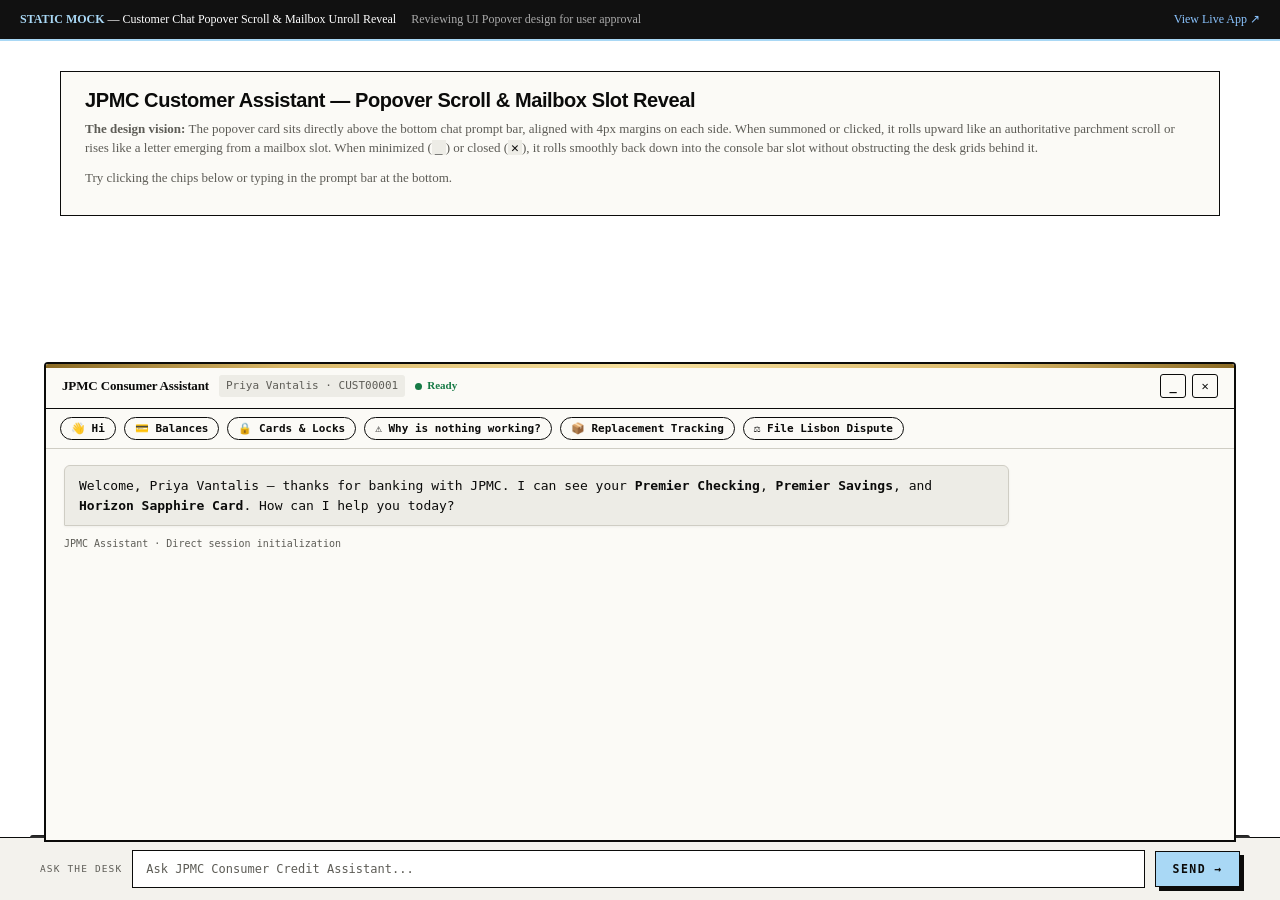
<file: frontend/static/mock/chat_popover_mock.html>
<!DOCTYPE html>
<html lang="en">
<head>
  <meta charset="UTF-8">
  <meta name="viewport" content="width=device-width, initial-scale=1.0">
  <title>JPMC CCB — Customer Chat Popover Scroll Mock</title>
  <link rel="stylesheet" href="../css/styles.css?v=20260925a">
  <style>
    body {
      background: var(--bg);
      color: var(--ink);
      font-family: var(--sans);
      margin: 0;
      padding: 0 0 120px 0;
      min-height: 100vh;
    }

    .mock-banner {
      background: #111;
      color: #fff;
      padding: 10px 20px;
      font-size: 12px;
      display: flex;
      justify-content: space-between;
      align-items: center;
      border-bottom: 2px solid var(--lime);
    }
    .mock-banner b { color: var(--lime); }
    .mock-banner a { color: #8bc4ff; text-decoration: none; margin-left: 14px; }

    .mock-container {
      max-width: 1200px;
      margin: 30px auto;
      padding: 0 20px;
    }

    .mock-intro {
      background: var(--card);
      border: 1px solid var(--line);
      padding: 18px 24px;
      margin-bottom: 24px;
      box-shadow: 2px 2px 0 var(--shadow);
    }
    .mock-intro h1 {
      margin: 0 0 8px 0;
      font-size: 20px;
      letter-spacing: -0.02em;
    }
    .mock-intro p {
      margin: 0 0 10px 0;
      font-size: 13px;
      line-height: 1.5;
      color: var(--muted);
    }

    /* ===== THE CHAT SCROLL POPOVER ===== */
    .chat-popover-wrap {
      position: fixed;
      bottom: 58px;
      left: 50%;
      transform: translateX(-50%);
      width: calc(100% - 40px);
      max-width: 1200px;
      z-index: 950;
      display: flex;
      flex-direction: column;
      pointer-events: none;
    }
    .chat-popover-wrap.is-open {
      pointer-events: auto;
    }

    /* The Scroll Roller / Mailbox Envelope */
    .scroll-card {
      background: var(--card);
      border: 2px solid var(--ink);
      box-shadow: 0 -12px 36px rgba(0, 0, 0, 0.18), 4px 4px 0 var(--shadow);
      display: flex;
      flex-direction: column;
      height: 480px;
      max-height: calc(100vh - 120px);
      transform-origin: bottom center;
      transition: transform 0.35s cubic-bezier(0.16, 1, 0.3, 1), opacity 0.25s ease, height 0.35s ease;
      opacity: 0;
      transform: translateY(24px) scaleY(0.08);
      overflow: hidden;
      margin: 0 4px; /* leaves ~4px margin on both sides matching prompt box */
      position: relative;
    }

    /* Scroll caps simulating wooden/brass scroll roller cylinder */
    .scroll-card::before {
      content: "";
      position: absolute;
      top: 0;
      left: 0;
      right: 0;
      height: 4px;
      background: linear-gradient(90deg, #8a6a24, #d9b86a 20%, #f7e1a0 50%, #d9b86a 80%, #8a6a24);
      z-index: 10;
    }

    .chat-popover-wrap.is-open .scroll-card {
      opacity: 1;
      transform: translateY(0) scaleY(1);
    }

    .chat-popover-wrap.is-minimized .scroll-card {
      height: 42px;
      opacity: 1;
      transform: translateY(0) scaleY(1);
    }

    /* Header Bar */
    .scroll-header {
      background: var(--card);
      border-bottom: 1px solid var(--line);
      padding: 10px 16px;
      display: flex;
      align-items: center;
      justify-content: space-between;
      gap: 12px;
      user-select: none;
    }
    .sh-left {
      display: flex;
      align-items: center;
      gap: 10px;
    }
    .sh-title {
      font-weight: 700;
      font-size: 13px;
      letter-spacing: -0.01em;
    }
    .sh-cust {
      font-size: 11px;
      color: var(--muted);
      background: var(--rail);
      padding: 2px 7px;
      border-radius: 3px;
      font-family: var(--mono);
    }
    .sh-status {
      display: inline-flex;
      align-items: center;
      gap: 5px;
      font-size: 11px;
      color: var(--good);
      font-weight: 600;
    }
    .sh-dot {
      width: 7px;
      height: 7px;
      border-radius: 50%;
      background: var(--good);
      display: inline-block;
    }
    .sh-controls {
      display: flex;
      align-items: center;
      gap: 6px;
    }
    .sh-btn {
      background: transparent;
      border: 1px solid var(--line);
      color: var(--ink);
      width: 26px;
      height: 24px;
      display: inline-flex;
      align-items: center;
      justify-content: center;
      font-family: var(--mono);
      font-size: 12px;
      font-weight: 700;
      cursor: pointer;
      border-radius: 3px;
      transition: background 0.15s, border-color 0.15s;
    }
    .sh-btn:hover {
      background: var(--rail);
      border-color: var(--ink);
    }
    .sh-btn:focus-visible {
      outline: 2px solid var(--ink);
      outline-offset: 1px;
    }

    /* Action Chips Strip */
    .scroll-chips {
      background: var(--bg);
      border-bottom: 1px solid var(--hair);
      padding: 8px 14px;
      display: flex;
      gap: 8px;
      overflow-x: auto;
      white-space: nowrap;
    }
    .sc-chip {
      background: var(--card);
      border: 1px solid var(--line);
      color: var(--ink);
      padding: 4px 10px;
      font-size: 11px;
      font-weight: 600;
      cursor: pointer;
      border-radius: 12px;
      transition: background 0.15s, transform 0.1s;
      flex: none;
    }
    .sc-chip:hover {
      background: var(--ink);
      color: #fff;
      transform: translateY(-1px);
    }

    /* Conversation Scroll Stream */
    .scroll-stream {
      flex: 1;
      overflow-y: auto;
      padding: 16px 18px;
      display: flex;
      flex-direction: column;
      gap: 14px;
      background: var(--card);
    }

    .msg {
      display: flex;
      flex-direction: column;
      max-width: 82%;
      animation: msgPop 0.25s cubic-bezier(0.16, 1, 0.3, 1);
    }
    @keyframes msgPop {
      from { opacity: 0; transform: translateY(6px); }
      to { opacity: 1; transform: translateY(0); }
    }
    .msg.user {
      align-self: flex-end;
      align-items: flex-end;
    }
    .msg.bot {
      align-self: flex-start;
      align-items: flex-start;
    }

    .msg-bubble {
      padding: 10px 14px;
      border-radius: 6px;
      font-size: 13px;
      line-height: 1.5;
    }
    .msg.user .msg-bubble {
      background: #0f4c81;
      color: #fff;
      border-bottom-right-radius: 1px;
    }
    .msg.bot .msg-bubble {
      background: var(--rail);
      color: var(--ink);
      border: 1px solid var(--hair);
      border-bottom-left-radius: 1px;
    }

    .msg-meta {
      font-size: 10px;
      color: var(--muted);
      margin-top: 4px;
      font-family: var(--mono);
    }

    /* Structured Assistant Payload Cards */
    .card-payload {
      margin-top: 8px;
      background: #fff;
      border: 1px solid var(--line);
      border-radius: 4px;
      padding: 10px 14px;
      font-size: 12px;
      width: 100%;
      box-sizing: border-box;
      box-shadow: 1px 1px 0 rgba(0,0,0,0.06);
    }
    .card-payload .cp-title {
      font-weight: 700;
      color: var(--ink);
      margin-bottom: 6px;
      display: flex;
      justify-content: space-between;
    }
    .cp-row {
      display: flex;
      justify-content: space-between;
      padding: 3px 0;
      border-bottom: 1px solid #f0f0f0;
    }
    .cp-row:last-child { border-bottom: none; }
    .cp-k { color: var(--muted); }
    .cp-v { font-weight: 600; }
    .cp-badge {
      display: inline-block;
      padding: 1px 6px;
      font-size: 10px;
      font-weight: 700;
      border-radius: 3px;
      text-transform: uppercase;
    }
    .cp-badge.ok { background: #e6f6ec; color: #0a6634; }
    .cp-badge.frz { background: #feecef; color: #a41b2e; }

    /* Typing Dots */
    .typing-dots {
      display: inline-flex;
      align-items: center;
      gap: 4px;
      padding: 4px 8px;
    }
    .dot-pulse {
      width: 6px;
      height: 6px;
      background: var(--muted);
      border-radius: 50%;
      animation: pulse 1s infinite alternate;
    }
    .dot-pulse:nth-child(2) { animation-delay: 0.2s; }
    .dot-pulse:nth-child(3) { animation-delay: 0.4s; }
    @keyframes pulse { from { opacity: 0.3; transform: scale(0.8); } to { opacity: 1; transform: scale(1.1); } }

    /* Mailbox slot lip on console */
    .console-in {
      position: relative;
    }
    .mailbox-slot-lip {
      position: absolute;
      top: -3px;
      left: 10px;
      right: 10px;
      height: 3px;
      background: #333;
      border-radius: 3px 3px 0 0;
      box-shadow: inset 0 1px 2px rgba(0,0,0,0.5);
    }
  </style>
</head>
<body>

<div class="mock-banner">
  <div>
    <b>STATIC MOCK</b> — Customer Chat Popover Scroll & Mailbox Unroll Reveal
    <span style="color:#aaa;margin-left:12px;">Reviewing UI Popover design for user approval</span>
  </div>
  <div>
    <a href="/" target="_blank">View Live App ↗</a>
  </div>
</div>

<div class="mock-container">
  <div class="mock-intro">
    <h1>JPMC Customer Assistant — Popover Scroll & Mailbox Slot Reveal</h1>
    <p>
      <b>The design vision:</b> The popover card sits directly above the bottom chat prompt bar, aligned with 4px margins on each side. When summoned or clicked, it rolls upward like an authoritative parchment scroll or rises like a letter emerging from a mailbox slot. When minimized (<code>_</code>) or closed (<code>✕</code>), it rolls smoothly back down into the console bar slot without obstructing the desk grids behind it.
    </p>
    <p>
      Try clicking the chips below or typing in the prompt bar at the bottom.
    </p>
  </div>
</div>

<!-- ============ THE CHAT POPOVER SCROLL ============ -->
<div class="chat-popover-wrap is-open" id="chatPopover">
  <div class="scroll-card" id="scrollCard">
    <div class="scroll-header">
      <div class="sh-left">
        <span class="sh-title">JPMC Consumer Assistant</span>
        <span class="sh-cust" id="popoverCustomerBadge">Priya Vantalis · CUST00001</span>
        <span class="sh-status"><span class="sh-dot"></span> Ready</span>
      </div>
      <div class="sh-controls">
        <button type="button" class="sh-btn" id="btnMinPopover" title="Minimize scroll into prompt slot" aria-label="Minimize">_</button>
        <button type="button" class="sh-btn" id="btnClosePopover" title="Close scroll card" aria-label="Close">✕</button>
      </div>
    </div>

    <!-- Quick Action Chips -->
    <div class="scroll-chips" id="scrollChips">
      <button type="button" class="sc-chip" data-q="hi">👋 Hi</button>
      <button type="button" class="sc-chip" data-q="What are my accounts and balances?">💳 Balances</button>
      <button type="button" class="sc-chip" data-q="What cards do I have and which are locked?">🔒 Cards & Locks</button>
      <button type="button" class="sc-chip" data-q="Why is nothing working on my account?">⚠️ Why is nothing working?</button>
      <button type="button" class="sc-chip" data-q="What is the tracking status of my replacement card?">📦 Replacement Tracking</button>
      <button type="button" class="sc-chip" data-q="I lost my wallet in Lisbon, file a dispute and provisional credit">⚖️ File Lisbon Dispute</button>
    </div>

    <!-- Live Conversation Stream -->
    <div class="scroll-stream" id="scrollStream">
      <div class="msg bot">
        <div class="msg-bubble">
          Welcome, Priya Vantalis — thanks for banking with JPMC. I can see your <b>Premier Checking</b>, <b>Premier Savings</b>, and <b>Horizon Sapphire Card</b>. How can I help you today?
        </div>
        <div class="msg-meta">JPMC Assistant · Direct session initialization</div>
      </div>
    </div>
  </div>
</div>

<!-- ============ BOTTOM CONSOLE WITH MAILBOX LIP ============ -->
<div class="console">
  <div class="console-in">
    <div class="mailbox-slot-lip"></div>
    <span class="hintk">Ask the desk</span>
    <input type="text" id="mockInput" placeholder="Ask JPMC Consumer Credit Assistant..." aria-label="Ask the fraud desk">
    <button type="button" class="cta" id="btnMockSend">Send →</button>
  </div>
</div>

<script>
  const wrap = document.getElementById("chatPopover");
  const stream = document.getElementById("scrollStream");
  const input = document.getElementById("mockInput");
  const btnSend = document.getElementById("btnMockSend");
  const btnMin = document.getElementById("btnMinPopover");
  const btnClose = document.getElementById("btnClosePopover");

  let isMinimized = false;

  function openPopover() {
    wrap.classList.add("is-open");
    wrap.classList.remove("is-minimized");
    isMinimized = false;
    btnMin.textContent = "_";
  }

  function minimizePopover() {
    isMinimized = !isMinimized;
    wrap.classList.toggle("is-minimized", isMinimized);
    btnMin.textContent = isMinimized ? "▴" : "_";
  }

  function closePopover() {
    wrap.classList.remove("is-open");
    wrap.classList.remove("is-minimized");
    isMinimized = false;
  }

  btnMin.addEventListener("click", minimizePopover);
  btnClose.addEventListener("click", closePopover);

  function appendUserMsg(text) {
    const div = document.createElement("div");
    div.className = "msg user";
    div.innerHTML = `<div class="msg-bubble">${escapeHtml(text)}</div><div class="msg-meta">You · Just now</div>`;
    stream.appendChild(div);
    stream.scrollTop = stream.scrollHeight;
  }

  function appendBotMsg(html, meta) {
    const div = document.createElement("div");
    div.className = "msg bot";
    div.innerHTML = `<div class="msg-bubble">${html}</div><div class="msg-meta">${meta || "JPMC Assistant · live"}</div>`;
    stream.appendChild(div);
    stream.scrollTop = stream.scrollHeight;
  }

  function escapeHtml(s) {
    return String(s).replace(/&/g, "&amp;").replace(/</g, "&lt;").replace(/>/g, "&gt;");
  }

  const RESPONSES = {
    "hi": {
      text: "Welcome, Priya Vantalis — thanks for banking with JPMC. I can see your <b>Premier Checking</b> ($37,501.85), <b>Premier Savings</b> ($50,366.76), and <b>Horizon Sapphire Card</b> ($21,830.00 available credit). How can I assist you with your accounts, cards, or recent activity?",
      meta: "Fast greeting · Golden 01 & 13"
    },
    "balances": {
      text: `Here are your current account balances:
        <div class="card-payload">
          <div class="cp-title"><span>Deposit & Credit Balances</span><span class="cp-badge ok">Active</span></div>
          <div class="cp-row"><span class="cp-k">Premier Checking (ACCT000001)</span><span class="cp-v">$37,501.85</span></div>
          <div class="cp-row"><span class="cp-k">Premier Savings (ACCT000002)</span><span class="cp-v">$50,366.76</span></div>
          <div class="cp-row"><span class="cp-k">Horizon Sapphire Card (ACCT000003)</span><span class="cp-v">Limit $29,500 · Avail $21,830</span></div>
        </div>`,
      meta: "Golden Query 13 (accounts_and_balances)"
    },
    "cards": {
      text: `You have 5 cards on file across your accounts:
        <div class="card-payload">
          <div class="cp-title"><span>Card Inventory & Restriction Status</span></div>
          <div class="cp-row"><span class="cp-k">CARD00005 (Virtual · 2758)</span><span class="cp-v"><span class="cp-badge ok">Active</span> Apple Pay</span></div>
          <div class="cp-row"><span class="cp-k">CARD00003 (Credit · 9013)</span><span class="cp-v"><span class="cp-badge" style="background:#fff3cd;color:#856404;">Pending Activation</span></span></div>
          <div class="cp-row"><span class="cp-k">CARD00002 (Credit · 0513)</span><span class="cp-v"><span class="cp-badge frz">Frozen</span> Suspected Fraud Travel</span></div>
          <div class="cp-row"><span class="cp-k">CARD00004 (Debit · 6420)</span><span class="cp-v"><span class="cp-badge frz">Frozen</span> Suspected Fraud Travel</span></div>
          <div class="cp-row"><span class="cp-k">CARD00001 (Credit · 0931)</span><span class="cp-v"><span class="cp-badge" style="background:#e2e3e5;color:#383d41;">Replaced</span> Replaced by 0513</span></div>
        </div>`,
      meta: "Golden Query 14 (cards_and_wallets)"
    },
    "tracking": {
      text: `Your replacement card tracking history shows:
        <div class="card-payload">
          <div class="cp-title"><span>Tracking # TRK0000201</span><span class="cp-badge ok">Delivered</span></div>
          <div class="cp-row"><span class="cp-k">Carrier</span><span class="cp-v">GlobalPost Express</span></div>
          <div class="cp-row"><span class="cp-k">Destination</span><span class="cp-v">Temporary Address · Lisbon, Portugal</span></div>
          <div class="cp-row"><span class="cp-k">Status</span><span class="cp-v">Delivered on 2026-09-09</span></div>
          <div class="cp-row"><span class="cp-k">Card</span><span class="cp-v">Replacement CARD00003 (ending 9013)</span></div>
        </div>
        Your physical replacement card arrived in Lisbon. It is currently awaiting activation.`,
      meta: "Golden Query 17 (card_replacement_tracking)"
    },
    "why": {
      text: `Here is the full picture of why transactions were declining:
        <ol style="margin:8px 0;padding-left:18px;line-height:1.5;">
          <li><b>Sep 2:</b> Your physical cards (ending 0513 and 6420) were frozen by Fraud Monitoring after simultaneous card present activity in Lisbon and a remote login attempt.</li>
          <li><b>Sep 2:</b> An immediate virtual card (ending 2758) was provisioned for your Apple Pay so you could continue spending in Lisbon.</li>
          <li><b>Sep 5:</b> You called customer service regarding a declined charge; that call ended before step-up verification was completed, so the security flags remained on file.</li>
          <li><b>Sep 9:</b> A physical replacement card (ending 9013) was delivered to your Lisbon hotel, but it has not been activated yet.</li>
        </ol>
        Your active Apple Pay card ending in 2758 remains available. Would you like to activate card 9013 or request an unblock review?`,
      meta: "Consolidated Causal Explanation · Zero-question synthesis"
    },
    "dispute": {
      text: `I've coordinated with our <b>Dispute Specialist Agent (09)</b> to review the Lisbon charges:
        <div class="card-payload">
          <div class="cp-title"><span>Dispute Staging & Policy Evaluation</span><span class="cp-badge ok">Staged</span></div>
          <div class="cp-row"><span class="cp-k">Debit Charge (CARD00004)</span><span class="cp-v">Taberna Do Monte · $15.11</span></div>
          <div class="cp-row"><span class="cp-k">Regulation Path</span><span class="cp-v">Regulation E (10 business-day provisional credit)</span></div>
          <div class="cp-row"><span class="cp-k">Credit Charge (CARD00002)</span><span class="cp-v">Pastéis de Belém · $32.40</span></div>
          <div class="cp-row"><span class="cp-k">Regulation Path</span><span class="cp-v">Regulation Z (Payment withholding permitted)</span></div>
          <div class="cp-row"><span class="cp-k">Statutory Deadline</span><span class="cp-v">Within 60-day filing window (Day 19 of 60)</span></div>
          <div class="cp-row"><span class="cp-k">Provisional Credit</span><span class="cp-v">$15.11 staged for release on Sep 23</span></div>
        </div>
        I have staged the dispute filing and filed an action item on the Action Board for audit review.`,
      meta: "Dispute Specialist Agent (09) · Reg E & Reg Z Glossary Precondition Checked"
    }
  };

  function handleQuery(q) {
    if (!q) return;
    openPopover();
    appendUserMsg(q);

    // Show temporary typing indicator
    const typingId = "typing-" + Date.now();
    const typingDiv = document.createElement("div");
    typingDiv.className = "msg bot";
    typingDiv.id = typingId;
    typingDiv.innerHTML = `<div class="msg-bubble"><span class="typing-dots"><span class="dot-pulse"></span><span class="dot-pulse"></span><span class="dot-pulse"></span></span></div>`;
    stream.appendChild(typingDiv);
    stream.scrollTop = stream.scrollHeight;

    setTimeout(() => {
      const el = document.getElementById(typingId);
      if (el) el.remove();

      const lower = q.toLowerCase();
      let match = RESPONSES["hi"];
      if (lower.includes("balance") || lower.includes("account") || lower.includes("money")) match = RESPONSES["balances"];
      else if (lower.includes("card") || lower.includes("lock") || lower.includes("wallet")) match = RESPONSES["cards"];
      else if (lower.includes("track") || lower.includes("ship") || lower.includes("replac")) match = RESPONSES["tracking"];
      else if (lower.includes("why") || lower.includes("nothing working")) match = RESPONSES["why"];
      else if (lower.includes("dispute") || lower.includes("credit") || lower.includes("stolen") || lower.includes("thief")) match = RESPONSES["dispute"];

      appendBotMsg(match.text, match.meta);
    }, 600);
  }

  btnSend.addEventListener("click", () => {
    const q = input.value.trim() || input.placeholder;
    input.value = "";
    handleQuery(q);
  });

  input.addEventListener("keydown", (e) => {
    if (e.key === "Enter") {
      e.preventDefault();
      const q = input.value.trim() || input.placeholder;
      input.value = "";
      handleQuery(q);
    }
  });

  document.querySelectorAll(".sc-chip").forEach(chip => {
    chip.addEventListener("click", () => {
      handleQuery(chip.getAttribute("data-q"));
    });
  });
</script>

</body>
</html>
</file>
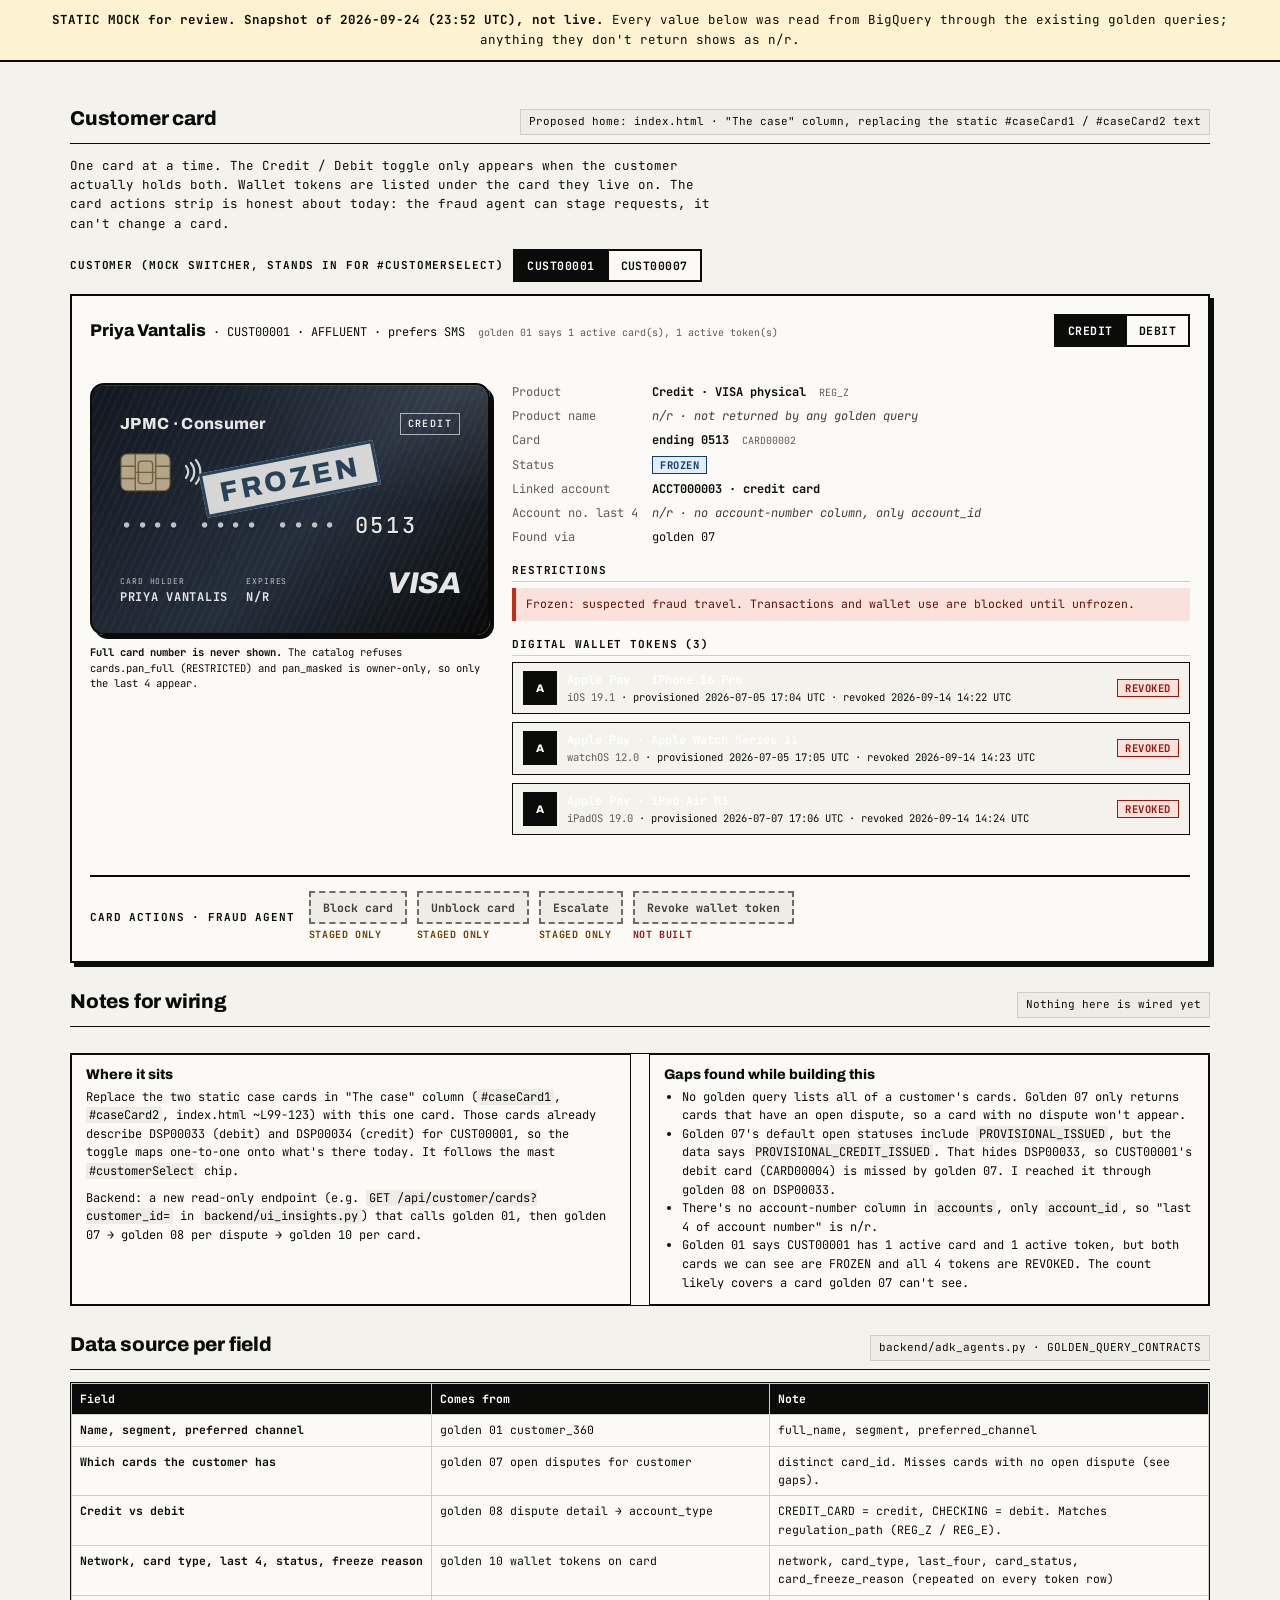
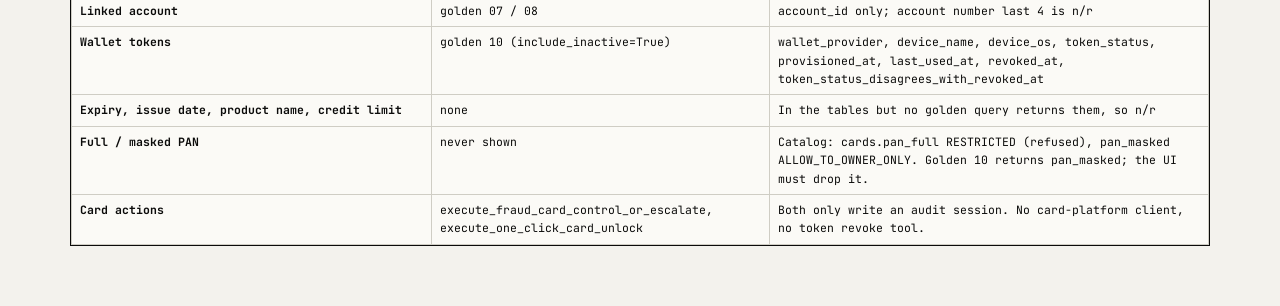
<file: frontend/static/mock/customer_card_mock.html>
<!DOCTYPE html>
<html lang="en">
<head>
<meta charset="utf-8">
<meta name="viewport" content="width=device-width, initial-scale=1">
<title>Mock for review: customer card</title>
<link rel="preconnect" href="https://fonts.googleapis.com">
<link rel="preconnect" href="https://fonts.gstatic.com" crossorigin>
<link rel="stylesheet" href="https://fonts.googleapis.com/css2?family=Archivo:wght@600;700;800&family=JetBrains+Mono:wght@400;500;700&display=swap">
<link rel="stylesheet" href="../css/styles.css?v=20260924f">
<style>
  /* Mock-only styles. Text/background pairs are dark-on-light or white-on-dark only,
     because light-blue or white text on cream was hard to read before. */
  html, body { overflow-x: hidden; }
  .mock-banner {
    background: var(--warn-bg); color: var(--ink);
    border-bottom: 2px solid var(--line);
    font-family: var(--mono); font-size: 12.5px; font-weight: 700;
    padding: 10px 20px; text-align: center;
  }
  .mock-banner span { font-weight: 400; }
  .wrap { max-width: 1180px; margin: 0 auto; padding: 18px 20px 60px; }
  .sec-head {
    display: flex; align-items: baseline; justify-content: space-between;
    gap: 12px; flex-wrap: wrap;
    margin: 28px 0 12px; padding-bottom: 8px; border-bottom: 1px solid var(--line);
  }
  .sec-head h2 { font-family: var(--display); font-weight: 800; font-size: 20px; margin: 0; letter-spacing: -0.01em; }
  .where { font-size: 11px; color: var(--ink); background: var(--rail); border: 1px solid var(--hair); padding: 3px 8px; }
  .intro { max-width: 80ch; font-size: 12.5px; margin: 8px 0 0; line-height: 1.55; }

  /* Segmented controls: customer switcher and credit/debit toggle. */
  .seg-ctl { display: inline-flex; border: 2px solid var(--line); background: var(--card); }
  .seg-ctl button {
    font: 700 11.5px var(--mono); letter-spacing: .04em; text-transform: uppercase;
    background: var(--card); color: var(--ink); border: 0; padding: 7px 12px; cursor: pointer;
  }
  .seg-ctl button + button { border-left: 2px solid var(--line); }
  .seg-ctl button[aria-selected="true"] { background: var(--ink); color: #fff; }
  .seg-ctl button:focus-visible { outline: 3px solid var(--lime-deep); outline-offset: 2px; }

  .cc-shell {
    display: grid; grid-template-columns: minmax(0, 400px) minmax(0, 1fr); gap: 22px;
    background: var(--card); border: 2px solid var(--line); box-shadow: 4px 4px 0 var(--line);
    padding: 18px;
  }
  @media (max-width: 860px) { .cc-shell { grid-template-columns: minmax(0, 1fr); } }
  .cc-top { display: flex; justify-content: space-between; align-items: center; gap: 10px; flex-wrap: wrap; margin-bottom: 14px; grid-column: 1 / -1; }
  .cc-who { font-size: 12px; }
  .cc-who b { font-family: var(--display); font-size: 17px; font-weight: 800; }

  /* ---------- The card face ----------
     Real ISO/IEC 7810 ID-1 proportions (85.60 x 53.98 mm). This is the one place
     the page breaks the zero-radius rule, on purpose: a square-cornered bank card reads as fake. */
  .face {
    position: relative; width: 100%; aspect-ratio: 85.6 / 53.98;
    border-radius: 14px !important; overflow: hidden; color: #fff;
    padding: 6.5% 7%; display: flex; flex-direction: column; justify-content: space-between;
    box-shadow: 0 1px 0 rgba(255,255,255,.12) inset, 4px 4px 0 var(--line);
    border: 2px solid var(--line);
    font-family: var(--mono);
  }
  .face.credit { background:
      radial-gradient(120% 90% at 100% 0%, rgba(255,255,255,.10), transparent 55%),
      repeating-linear-gradient(115deg, rgba(255,255,255,.035) 0 2px, transparent 2px 7px),
      linear-gradient(135deg, #0d1b2e 0%, #1b3556 55%, #0b0b0a 100%); }
  .face.debit { background:
      radial-gradient(120% 90% at 100% 0%, rgba(255,255,255,.12), transparent 55%),
      repeating-linear-gradient(115deg, rgba(255,255,255,.04) 0 2px, transparent 2px 7px),
      linear-gradient(135deg, #3d2406 0%, #6e3f10 55%, #2a1804 100%); }
  .face.muted { filter: grayscale(.55) brightness(.9); }
  .face-row { display: flex; justify-content: space-between; align-items: center; }
  .face .bank { font-family: var(--display); font-weight: 800; font-size: clamp(12px, 3.4vw, 16px); letter-spacing: .02em; }
  .face .kind { font-size: 10px; font-weight: 700; letter-spacing: .14em; text-transform: uppercase; border: 1px solid rgba(255,255,255,.7); padding: 2px 7px; }
  .chip-svg { width: 15%; min-width: 38px; }
  .contactless { width: 7%; min-width: 18px; opacity: .9; }
  .face .pan { font-size: clamp(15px, 4.6vw, 22px); letter-spacing: .12em; font-weight: 500; text-shadow: 0 1px 0 rgba(0,0,0,.5); white-space: nowrap; }
  .face .pan .dots { opacity: .8; }
  .face .meta { display: flex; gap: 18px; font-size: 9px; letter-spacing: .1em; text-transform: uppercase; }
  .face .meta small { display: block; opacity: .8; font-size: 8px; }
  .face .meta b { font-size: 12px; letter-spacing: .06em; font-weight: 700; }
  .face .network { font-family: var(--display); font-style: italic; font-weight: 800; font-size: clamp(20px, 6vw, 30px); letter-spacing: -.02em; }
  .stamp {
    position: absolute; top: 38%; left: 50%; transform: translate(-50%, -50%) rotate(-11deg);
    font: 800 clamp(18px, 5.4vw, 28px) var(--display); letter-spacing: .12em;
    padding: 4px 14px; border: 3px solid currentColor; background: rgba(251,250,246,.94);
    border-radius: 0 !important; pointer-events: none;
  }
  .stamp.FROZEN { color: #0f4f86; }
  .stamp.CLOSED, .stamp.LOST, .stamp.STOLEN { color: var(--bad); }
  .stamp.REISSUED { color: #6b3f00; }
  .pan-note { font-size: 10.5px; margin: 10px 0 0; line-height: 1.45; color: var(--ink); }
  .pan-note b { font-weight: 700; }

  /* ---------- Detail side ---------- */
  .kv2 { display: grid; grid-template-columns: max-content minmax(0, 1fr); gap: 5px 14px; margin: 0; font-size: 12px; }
  .kv2 dt { color: var(--muted); }
  .kv2 dd { margin: 0; font-weight: 700; overflow-wrap: anywhere; }
  .src { font-weight: 400; font-size: 10px; color: var(--muted); margin-left: 6px; }
  .nr { color: #3f3e39; font-weight: 400; font-style: italic; }
  .badge { display: inline-block; font: 700 10.5px var(--mono); letter-spacing: .05em; padding: 1px 7px; border: 1px solid currentColor; }
  .b-ok { background: #e2f2e8; color: #0d5530; }
  .b-amb { background: #fdf0cf; color: #6b3f00; }
  .b-no { background: #fbe1dc; color: #8f1a0d; }
  .b-frz { background: #e3edf7; color: #0b3f6b; }
  .sub-h { font: 700 11px var(--mono); letter-spacing: .08em; text-transform: uppercase; margin: 16px 0 6px; padding-bottom: 4px; border-bottom: 1px solid var(--hair); }
  .restrict { border-left: 4px solid var(--bad); background: #fbe1dc; color: #5c1008; padding: 7px 10px; font-size: 11.5px; }
  .none-line { font-size: 11.5px; color: var(--ink); }

  .tokens { display: grid; gap: 8px; }
  .tok { display: grid; grid-template-columns: 34px minmax(0, 1fr) auto; gap: 10px; align-items: center; border: 1px solid var(--line); background: var(--paper); padding: 8px 10px; }
  .tok .ico { width: 34px; height: 34px; display: grid; place-items: center; background: var(--ink); color: #fff; font: 800 11px var(--display); }
  .tok .dev { font-weight: 700; font-size: 12px; }
  .tok .ln { font-size: 10.5px; color: var(--ink); line-height: 1.45; overflow-wrap: anywhere; }
  .tok .ln span { color: var(--muted); }
  .disagree { font-size: 10.5px; margin-top: 8px; padding: 6px 9px; background: var(--warn-bg); border: 1px solid var(--pink); color: var(--ink); }

  /* ---------- Card actions ---------- */
  .actions { display: flex; flex-wrap: wrap; gap: 10px; align-items: flex-start; margin-top: 18px; padding-top: 14px; border-top: 2px solid var(--line); grid-column: 1 / -1; }
  .actions .lbl { font: 700 11px var(--mono); letter-spacing: .08em; text-transform: uppercase; align-self: center; margin-right: 4px; }
  .act { position: relative; display: inline-flex; flex-direction: column; gap: 3px; }
  .act button {
    font: 700 11.5px var(--mono); padding: 7px 12px; cursor: not-allowed;
    background: var(--rail); color: #3f3e39; border: 2px dashed #6d6c66;
  }
  .act button:focus-visible { outline: 3px solid var(--lime-deep); outline-offset: 2px; }
  .act .why { font-size: 10px; font-weight: 700; text-transform: uppercase; letter-spacing: .06em; }
  .act .why.staged { color: #6b3f00; }
  .act .why.nb { color: #8f1a0d; }
  .tip {
    position: absolute; top: calc(100% + 6px); left: 0; z-index: 5;
    width: max-content; max-width: min(300px, calc(100vw - 40px));
    background: var(--ink); color: #fff; font-size: 11px; line-height: 1.45;
    padding: 8px 10px; border: 1px solid var(--line); box-shadow: 4px 4px 0 var(--pink);
    visibility: hidden; opacity: 0; transition: opacity .12s;
  }
  .tip.flip { left: auto; right: 0; }
  .act:hover .tip, .act:focus-within .tip { visibility: visible; opacity: 1; }
  .tip code { color: #f7e6d4; }

  /* ---------- Notes and source table ---------- */
  .notes { display: grid; grid-template-columns: minmax(0, 1fr) minmax(0, 1fr); gap: 18px; }
  @media (max-width: 860px) { .notes { grid-template-columns: minmax(0, 1fr); } }
  .note-box { background: var(--card); border: 1px solid var(--line); padding: 12px 14px; font-size: 12px; line-height: 1.55; }
  .note-box h3 { font: 800 14px var(--display); margin: 0 0 6px; }
  .note-box code { background: var(--rail); padding: 0 3px; }
  .srcmap { width: 100%; border-collapse: collapse; font-size: 11.5px; background: var(--card); }
  .srcmap th, .srcmap td { border: 1px solid var(--hair); padding: 6px 8px; text-align: left; vertical-align: top; }
  .srcmap th { background: var(--ink); color: #fff; font-weight: 700; }
  .srcmap td:first-child { font-weight: 700; white-space: nowrap; }
  .tbl-wrap { overflow-x: auto; border: 1px solid var(--line); }
</style>
</head>
<body>
<div class="mock-banner">STATIC MOCK for review. Snapshot of 2026-09-24 (23:52 UTC), not live. <span>Every value below was read from BigQuery through the existing golden queries; anything they don't return shows as n/r.</span></div>

<div class="wrap">
  <div class="sec-head">
    <h2>Customer card</h2>
    <span class="where">Proposed home: index.html · "The case" column, replacing the static #caseCard1 / #caseCard2 text</span>
  </div>
  <p class="intro">One card at a time. The Credit / Debit toggle only appears when the customer actually holds both. Wallet tokens are listed under the card they live on. The card actions strip is honest about today: the fraud agent can stage requests, it can't change a card.</p>

  <div style="margin:16px 0 12px; display:flex; gap:10px; align-items:center; flex-wrap:wrap;">
    <span style="font-size:11px; font-weight:700; text-transform:uppercase; letter-spacing:.08em;">Customer (mock switcher, stands in for #customerSelect)</span>
    <div class="seg-ctl" role="tablist" aria-label="Customer" id="custTabs"></div>
  </div>

  <section class="cc-shell" id="ccShell" aria-live="polite"></section>

  <div class="sec-head"><h2>Notes for wiring</h2><span class="where">Nothing here is wired yet</span></div>
  <div class="notes">
    <div class="note-box">
      <h3>Where it sits</h3>
      <p style="margin:0 0 8px;">Replace the two static case cards in "The case" column (<code>#caseCard1</code>, <code>#caseCard2</code>, index.html ~L99-123) with this one card. Those cards already describe DSP00033 (debit) and DSP00034 (credit) for CUST00001, so the toggle maps one-to-one onto what's there today. It follows the mast <code>#customerSelect</code> chip.</p>
      <p style="margin:0;">Backend: a new read-only endpoint (e.g. <code>GET /api/customer/cards?customer_id=</code> in <code>backend/ui_insights.py</code>) that calls golden 01, then golden 07 → golden 08 per dispute → golden 10 per card.</p>
    </div>
    <div class="note-box">
      <h3>Gaps found while building this</h3>
      <ul style="margin:0; padding-left:18px;">
        <li>No golden query lists all of a customer's cards. Golden 07 only returns cards that have an open dispute, so a card with no dispute won't appear.</li>
        <li>Golden 07's default open statuses include <code>PROVISIONAL_ISSUED</code>, but the data says <code>PROVISIONAL_CREDIT_ISSUED</code>. That hides DSP00033, so CUST00001's debit card (CARD00004) is missed by golden 07. I reached it through golden 08 on DSP00033.</li>
        <li>There's no account-number column in <code>accounts</code>, only <code>account_id</code>, so "last 4 of account number" is n/r.</li>
        <li>Golden 01 says CUST00001 has 1 active card and 1 active token, but both cards we can see are FROZEN and all 4 tokens are REVOKED. The count likely covers a card golden 07 can't see.</li>
      </ul>
    </div>
  </div>

  <div class="sec-head"><h2>Data source per field</h2><span class="where">backend/adk_agents.py · GOLDEN_QUERY_CONTRACTS</span></div>
  <div class="tbl-wrap">
    <table class="srcmap">
      <thead><tr><th>Field</th><th>Comes from</th><th>Note</th></tr></thead>
      <tbody>
        <tr><td>Name, segment, preferred channel</td><td>golden 01 customer_360</td><td>full_name, segment, preferred_channel</td></tr>
        <tr><td>Which cards the customer has</td><td>golden 07 open disputes for customer</td><td>distinct card_id. Misses cards with no open dispute (see gaps).</td></tr>
        <tr><td>Credit vs debit</td><td>golden 08 dispute detail → account_type</td><td>CREDIT_CARD = credit, CHECKING = debit. Matches regulation_path (REG_Z / REG_E).</td></tr>
        <tr><td>Network, card type, last 4, status, freeze reason</td><td>golden 10 wallet tokens on card</td><td>network, card_type, last_four, card_status, card_freeze_reason (repeated on every token row)</td></tr>
        <tr><td>Linked account</td><td>golden 07 / 08</td><td>account_id only; account number last 4 is n/r</td></tr>
        <tr><td>Wallet tokens</td><td>golden 10 (include_inactive=True)</td><td>wallet_provider, device_name, device_os, token_status, provisioned_at, last_used_at, revoked_at, token_status_disagrees_with_revoked_at</td></tr>
        <tr><td>Expiry, issue date, product name, credit limit</td><td>none</td><td>In the tables but no golden query returns them, so n/r</td></tr>
        <tr><td>Full / masked PAN</td><td>never shown</td><td>Catalog: cards.pan_full RESTRICTED (refused), pan_masked ALLOW_TO_OWNER_ONLY. Golden 10 returns pan_masked; the UI must drop it.</td></tr>
        <tr><td>Card actions</td><td>execute_fraud_card_control_or_escalate, execute_one_click_card_unlock</td><td>Both only write an audit session. No card-platform client, no token revoke tool.</td></tr>
      </tbody>
    </table>
  </div>
</div>

<script>
  // One-time snapshot, 2026-09-24T23:52:23Z. Copied from golden 01/07/08/10 output
  // (scratch/card_snapshot.json + card_snapshot_extra.json). pan_masked deliberately left out.
  const SNAPSHOT = {
    CUST00001: {
      name: "Priya Vantalis", segment: "AFFLUENT", channel: "SMS",
      c360: { open_accounts: 3, active_cards: 1, active_tokens: 1 },
      cards: {
        credit: {
          card_id: "CARD00002", last_four: "0513", network: "VISA", card_type: "PHYSICAL",
          status: "FROZEN", freeze_reason: "SUSPECTED_FRAUD_TRAVEL",
          account_id: "ACCT000003", account_type: "CREDIT_CARD", regulation: "REG_Z",
          found_via: "golden 07",
          tokens: [
            { provider: "APPLE_PAY", device: "iPhone 16 Pro", os: "iOS 19.1", status: "REVOKED", provisioned: "2026-07-05T17:04:22Z", last_used: "2026-09-13T09:31:08Z", revoked: "2026-09-14T14:22:00Z", disagrees: false },
            { provider: "APPLE_PAY", device: "Apple Watch Series 11", os: "watchOS 12.0", status: "REVOKED", provisioned: "2026-07-05T17:05:22Z", last_used: "2026-09-12T10:31:08Z", revoked: "2026-09-14T14:23:00Z", disagrees: false },
            { provider: "APPLE_PAY", device: "iPad Air M3", os: "iPadOS 19.0", status: "REVOKED", provisioned: "2026-07-07T17:06:22Z", last_used: "2026-09-08T11:31:08Z", revoked: "2026-09-14T14:24:00Z", disagrees: false },
          ],
        },
        debit: {
          card_id: "CARD00004", last_four: "6420", network: "VISA", card_type: "PHYSICAL",
          status: "FROZEN", freeze_reason: "SUSPECTED_FRAUD_TRAVEL",
          account_id: "ACCT000001", account_type: "CHECKING", regulation: "REG_E",
          found_via: "golden 08 on DSP00033 (golden 07 misses it)",
          tokens: [
            { provider: "APPLE_PAY", device: "iPhone 16 Pro", os: "iOS 19.1", status: "REVOKED", provisioned: "2026-07-05T17:07:22Z", last_used: "2026-09-13T12:31:08Z", revoked: "2026-09-14T14:25:00Z", disagrees: false },
          ],
        },
      },
    },
    CUST00007: {
      name: "Saoirse Blackwater", segment: "MASS", channel: "EMAIL",
      c360: { open_accounts: 2, active_cards: 2, active_tokens: 3 },
      cards: {
        credit: {
          card_id: "CARD00018", last_four: "1787", network: "VISA", card_type: "PHYSICAL",
          status: "ACTIVE", freeze_reason: null,
          account_id: "ACCT000016", account_type: "CREDIT_CARD", regulation: "REG_Z",
          found_via: "golden 07",
          tokens: [
            { provider: "SAMSUNG_PAY", device: "Galaxy Tab S11", os: "Android 17", status: "ACTIVE", provisioned: "2026-07-12T13:36:27Z", last_used: "2026-09-05T10:20:19Z", revoked: null, disagrees: false },
            { provider: "SAMSUNG_PAY", device: "Galaxy S26 Ultra", os: "Android 17", status: "ACTIVE", provisioned: "2026-06-23T15:45:13Z", last_used: "2026-07-26T12:41:59Z", revoked: null, disagrees: false },
          ],
        },
        debit: {
          card_id: "CARD00019", last_four: "4327", network: "VISA", card_type: "PHYSICAL",
          status: "ACTIVE", freeze_reason: null,
          account_id: "ACCT000015", account_type: "CHECKING", regulation: "REG_E",
          found_via: "golden 07",
          tokens: [
            { provider: "SAMSUNG_PAY", device: "Galaxy Watch 8", os: "Wear OS 6", status: "ACTIVE", provisioned: "2026-07-07T11:09:03Z", last_used: "2026-08-13T18:25:16Z", revoked: null, disagrees: false },
          ],
        },
      },
    },
  };

  const PROVIDER = { APPLE_PAY: ["Apple Pay", "A"], GOOGLE_PAY: ["Google Pay", "G"], SAMSUNG_PAY: ["Samsung Pay", "S"] };
  const TOKEN_BADGE = { ACTIVE: "b-ok", SUSPENDED: "b-amb", REVOKED: "b-no", DELETED: "b-no" };
  const CARD_BADGE = { ACTIVE: "b-ok", FROZEN: "b-frz", CLOSED: "b-no", REISSUED: "b-amb" };
  const NR = (why) => `<span class="nr">n/r · ${why}</span>`;

  const state = { customer: "CUST00001", product: "credit" };

  const esc = (s) => String(s).replace(/[&<>"]/g, (c) => ({ "&": "&amp;", "<": "&lt;", ">": "&gt;", '"': "&quot;" }[c]));
  const when = (iso) => (iso ? iso.slice(0, 16).replace("T", " ") + " UTC" : null);
  const human = (code) => code.toLowerCase().replace(/_/g, " ");

  const CHIP = `<svg class="chip-svg" viewBox="0 0 50 38" aria-hidden="true">
    <rect x="1" y="1" width="48" height="36" rx="6" fill="#d9b86a" stroke="#8a6a24"/>
    <path d="M1 13h14M1 25h14M35 13h14M35 25h14M15 1v36M35 1v36M15 19h20" stroke="#8a6a24" stroke-width="1.4" fill="none"/>
    <rect x="18" y="8" width="14" height="22" rx="3" fill="none" stroke="#8a6a24" stroke-width="1.4"/></svg>`;
  const WAVES = `<svg class="contactless" viewBox="0 0 24 28" aria-hidden="true" fill="none" stroke="#fff" stroke-width="2.2" stroke-linecap="round">
    <path d="M5 8c3 4 3 8 0 12"/><path d="M10 5c4.5 5.5 4.5 12.5 0 18"/><path d="M15 2c6 7 6 17 0 24"/></svg>`;

  function renderCustomerTabs() {
    document.getElementById("custTabs").innerHTML = Object.keys(SNAPSHOT).map((id) =>
      `<button role="tab" aria-selected="${id === state.customer}" data-cust="${id}">${id}</button>`).join("");
  }

  function renderFace(card, product, name) {
    const stamp = card.status !== "ACTIVE" ? `<div class="stamp ${card.status}">${card.status}</div>` : "";
    return `
      <div class="face ${product} ${card.status === "ACTIVE" ? "" : "muted"}" role="img"
           aria-label="${product} card ending ${card.last_four}, status ${card.status}">
        <div class="face-row"><span class="bank">JPMC · Consumer</span><span class="kind">${product}</span></div>
        <div class="face-row" style="justify-content:flex-start; gap:10px;">${CHIP}${WAVES}</div>
        <div class="pan"><span class="dots">•••• •••• ••••</span> ${card.last_four}</div>
        <div class="face-row" style="align-items:flex-end;">
          <div class="meta">
            <div><small>Card holder</small><b>${esc(name.toUpperCase())}</b></div>
            <div><small>Expires</small><b>n/r</b></div>
          </div>
          <span class="network">${card.network}</span>
        </div>
        ${stamp}
      </div>
      <p class="pan-note"><b>Full card number is never shown.</b> The catalog refuses cards.pan_full (RESTRICTED) and pan_masked is owner-only, so only the last 4 appear.</p>`;
  }

  function renderTokens(tokens) {
    if (!tokens.length) return `<p class="none-line">No wallet tokens on this card.</p>`;
    const rows = tokens.map((t) => {
      const [label, letter] = PROVIDER[t.provider] || [human(t.provider), "?"];
      const tail = t.revoked ? `revoked ${when(t.revoked)}` : `last used ${when(t.last_used)}`;
      return `<div class="tok">
        <div class="ico" aria-hidden="true">${letter}</div>
        <div><div class="dev">${esc(label)} · ${esc(t.device)}</div>
          <div class="ln"><span>${esc(t.os)}</span> · provisioned ${when(t.provisioned)} · ${tail}</div></div>
        <span class="badge ${TOKEN_BADGE[t.status] || "b-amb"}">${t.status}</span></div>`;
    }).join("");
    const odd = tokens.filter((t) => t.disagrees).length;
    const flag = odd ? `<div class="disagree">${odd} token(s) have a status that disagrees with revoked_at.</div>` : "";
    return `<div class="tokens">${rows}</div>${flag}`;
  }

  function renderDetail(card, product) {
    const restriction = card.freeze_reason
      ? `<div class="restrict">Frozen: ${esc(human(card.freeze_reason))}. Transactions and wallet use are blocked until unfrozen.</div>`
      : `<p class="none-line">No restrictions in the data.</p>`;
    return `
      <dl class="kv2">
        <dt>Product</dt><dd>${product === "credit" ? "Credit" : "Debit"} · ${card.network} ${human(card.card_type)} <span class="src">${card.regulation}</span></dd>
        <dt>Product name</dt><dd>${NR("not returned by any golden query")}</dd>
        <dt>Card</dt><dd>ending ${card.last_four} <span class="src">${card.card_id}</span></dd>
        <dt>Status</dt><dd><span class="badge ${CARD_BADGE[card.status] || "b-amb"}">${card.status}</span></dd>
        <dt>Linked account</dt><dd>${card.account_id} · ${human(card.account_type)}</dd>
        <dt>Account no. last 4</dt><dd>${NR("no account-number column, only account_id")}</dd>
        <dt>Found via</dt><dd style="font-weight:400;">${esc(card.found_via)}</dd>
      </dl>
      <div class="sub-h">Restrictions</div>${restriction}
      <div class="sub-h">Digital wallet tokens (${card.tokens.length})</div>${renderTokens(card.tokens)}`;
  }

  const ACTIONS = [
    { label: "Block card", why: "staged only", cls: "staged",
      tip: "Staged only. <code>execute_fraud_card_control_or_escalate</code> runs golden 03 and 04, then writes an audit session to Memory Bank. It doesn't change the card: there's no card-issuing platform client." },
    { label: "Unblock card", why: "staged only", cls: "staged",
      tip: "Staged only. <code>execute_one_click_card_unlock</code> reads golden 10 and writes an audit session. Platform confirmation is reported as unmeasured." },
    { label: "Escalate", why: "staged only", cls: "staged",
      tip: "Staged only. The escalation is written to the audit session; nothing is sent to a case system." },
    { label: "Revoke wallet token", why: "not built", cls: "nb",
      tip: "Not built. There's no tool or golden query that revokes a wallet token today." },
  ];

  function renderActions() {
    return `<div class="actions" role="group" aria-label="Card actions">
      <span class="lbl">Card actions · fraud agent</span>
      ${ACTIONS.map((a, i) => `<span class="act">
        <button type="button" aria-disabled="true" aria-describedby="tip${i}">${a.label}</button>
        <span class="why ${a.cls}">${a.why}</span>
        <span class="tip" role="tooltip" id="tip${i}">${a.tip}</span></span>`).join("")}
    </div>`;
  }

  function render() {
    const cust = SNAPSHOT[state.customer];
    const products = Object.keys(cust.cards);
    if (!products.includes(state.product)) state.product = products[0];
    const card = cust.cards[state.product];
    const toggle = products.length > 1
      ? `<div class="seg-ctl" role="tablist" aria-label="Card product">${products.map((p) =>
          `<button role="tab" aria-selected="${p === state.product}" data-prod="${p}">${p}</button>`).join("")}</div>`
      : "";
    document.getElementById("ccShell").innerHTML = `
      <div class="cc-top">
        <div class="cc-who"><b>${esc(cust.name)}</b> · ${state.customer} · ${cust.segment} · prefers ${cust.channel}
          <span class="src">golden 01 says ${cust.c360.active_cards} active card(s), ${cust.c360.active_tokens} active token(s)</span></div>
        ${toggle}
      </div>
      <div>${renderFace(card, state.product, cust.name)}</div>
      <div>${renderDetail(card, state.product)}</div>
      ${renderActions()}`;
    clampTips();
  }

  // Flip a tooltip to open leftwards when it would run past the right edge of the window.
  function clampTips() {
    document.querySelectorAll(".act").forEach((act) => {
      const tip = act.querySelector(".tip");
      tip.classList.remove("flip");
      if (act.getBoundingClientRect().left + 300 > window.innerWidth - 20) tip.classList.add("flip");
    });
  }

  document.addEventListener("click", (e) => {
    const c = e.target.closest("[data-cust]");
    const p = e.target.closest("[data-prod]");
    if (c) { state.customer = c.dataset.cust; renderCustomerTabs(); render(); }
    if (p) { state.product = p.dataset.prod; render(); }
  });
  window.addEventListener("resize", clampTips);

  renderCustomerTabs();
  render();
</script>
</body>
</html>
</file>
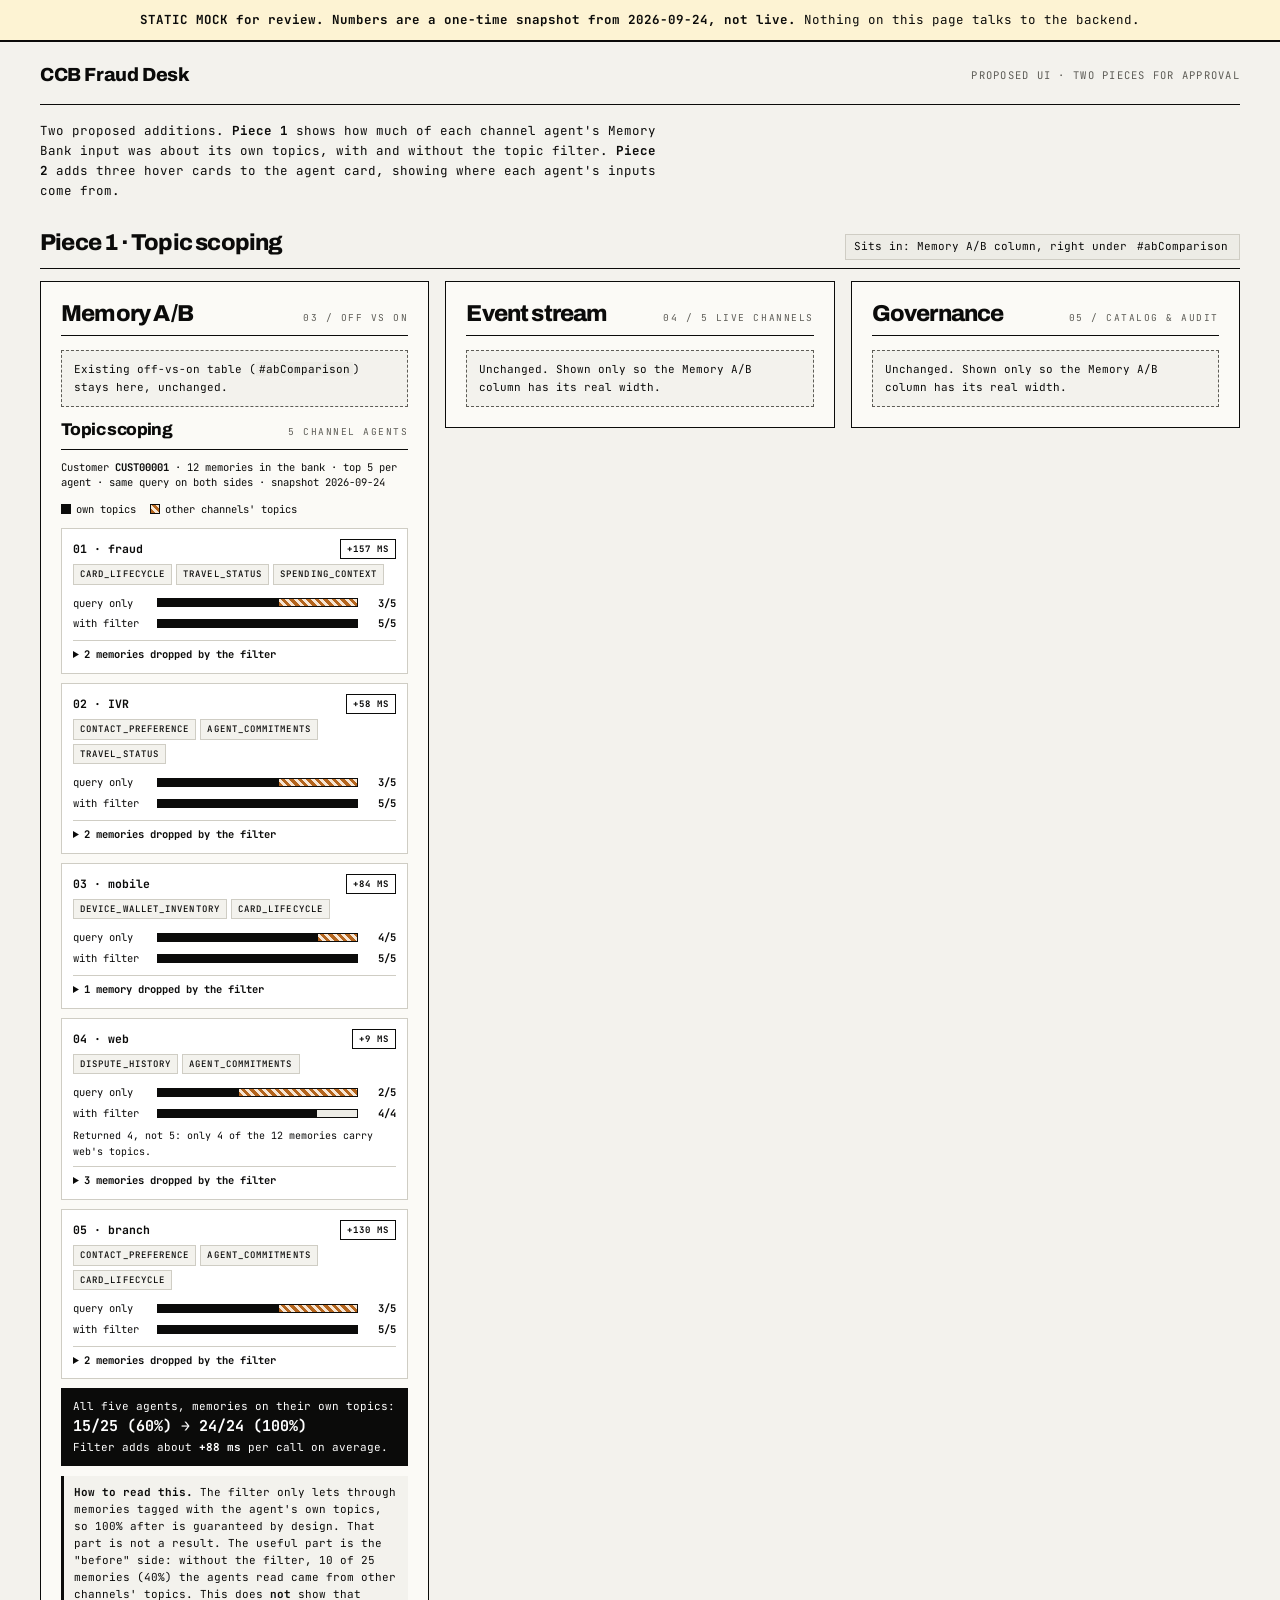
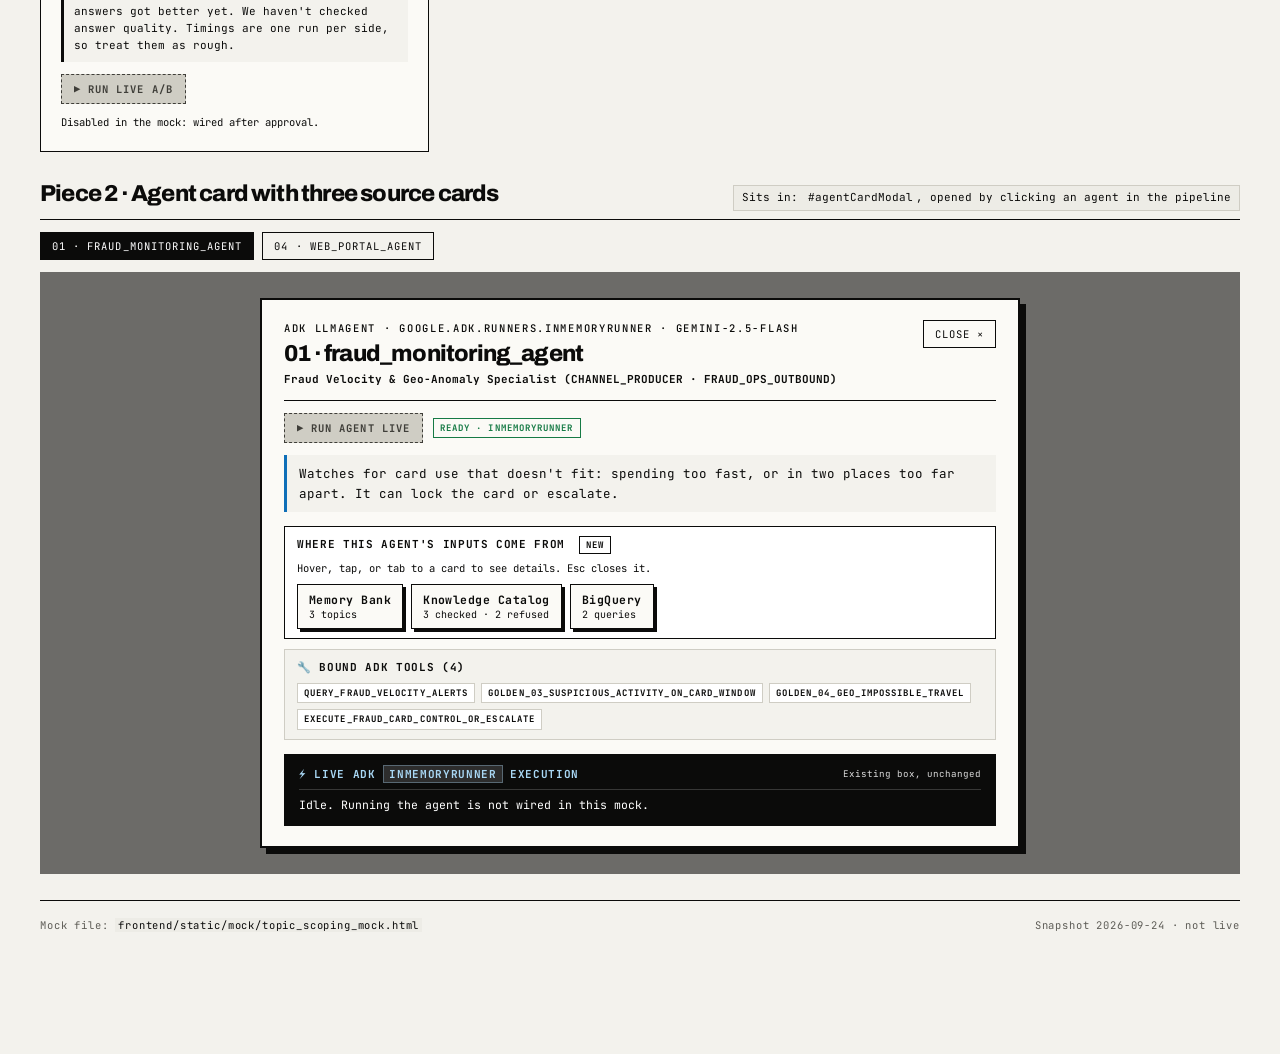
<file: frontend/static/mock/topic_scoping_mock.html>
<!DOCTYPE html>
<html lang="en">
<head>
<meta charset="utf-8">
<meta name="viewport" content="width=device-width, initial-scale=1">
<title>Mock for review: topic scoping and agent card</title>
<link rel="preconnect" href="https://fonts.googleapis.com">
<link rel="preconnect" href="https://fonts.gstatic.com" crossorigin>
<link rel="stylesheet" href="https://fonts.googleapis.com/css2?family=Archivo:wght@600;700;800&family=JetBrains+Mono:wght@400;500;700&display=swap">
<link rel="stylesheet" href="../css/styles.css?v=20260924d">
<style>
  /* Mock-only styles. Every text/background pair here is dark-on-light or
     white-on-ink, because light-blue or white text on cream was hard to read before. */
  :root {
    --ok-bg: #e2f2e8;  --ok-ink: #0d5530;
    --amb-bg: #fdf0cf; --amb-ink: #6b3f00; --amb-line: #b5651d;
    --no-bg: #fbe1dc;  --no-ink: #8f1a0d;
    --nr-ink: #3f3e39;
  }

  .mock-banner {
    background: var(--warn-bg);
    color: var(--ink);
    border-bottom: 2px solid var(--line);
    font-family: var(--mono);
    font-size: 12.5px;
    font-weight: 700;
    padding: 10px 20px;
    text-align: center;
  }
  .mock-banner span { font-weight: 400; }

  .sec-head {
    display: flex;
    align-items: baseline;
    justify-content: space-between;
    gap: 12px;
    flex-wrap: wrap;
    margin: 30px 0 12px;
    padding-bottom: 8px;
    border-bottom: 1px solid var(--line);
  }
  .where {
    font-size: 11px;
    color: var(--ink);
    background: var(--rail);
    border: 1px solid var(--hair);
    padding: 3px 8px;
  }
  .intro { max-width: 78ch; font-size: 12.5px; margin: 16px 0 0; }

  /* Stand-ins for the parts of the real page this mock does not change. */
  .placeholder {
    border: 1px dashed var(--muted);
    background: var(--paper);
    color: var(--ink);
    font-size: 11px;
    padding: 10px 12px;
  }

  /* ---------- Piece 1: topic scoping ---------- */
  .ts-panel { margin-top: 14px; }
  .ts-meta { font-size: 10.5px; color: var(--ink); margin: 0 0 10px; line-height: 1.5; }
  .ts-legend { display: flex; gap: 14px; flex-wrap: wrap; font-size: 10.5px; color: var(--ink); margin-bottom: 10px; }
  .ts-legend i { display: inline-block; width: 10px; height: 10px; vertical-align: -1px; margin-right: 5px; border: 1px solid var(--line); }
  .sw-own { background: var(--ink); }
  .sw-other { background: repeating-linear-gradient(45deg, var(--pink) 0 3px, #f7e6d4 3px 6px); }

  .scope-row { padding: 10px 11px; }
  .scope-row .item-top { justify-content: space-between; }
  .scope-row .nm { flex: 1 1 auto; }
  .ms-tag { color: var(--ink); border-color: var(--line); }
  .topics { display: flex; flex-wrap: wrap; gap: 4px; margin: 2px 0 8px; }
  .topics .tag { color: var(--ink); border-color: var(--hair); background: var(--paper); font-weight: 500; }

  .bar {
    display: grid;
    grid-template-columns: 76px minmax(0, 1fr) 30px;
    gap: 8px;
    align-items: center;
    font-size: 10.5px;
    padding: 2px 0;
  }
  .bar .lbl { color: var(--ink); }
  .bar .val { text-align: right; font-weight: 700; font-variant-numeric: tabular-nums; }
  .seg { display: flex; height: 9px; border: 1px solid var(--line); background: var(--rail); }
  .seg b { display: block; height: 100%; }
  .seg .own { background: var(--ink); }
  .seg .other { background: repeating-linear-gradient(45deg, var(--pink) 0 3px, #f7e6d4 3px 6px); }
  .seg b + b { border-left: 1px solid var(--line); }

  .scope-row details { margin-top: 6px; border-top: 1px solid var(--hair); padding-top: 5px; }
  .scope-row summary { cursor: pointer; font-size: 10.5px; color: var(--ink); font-weight: 700; }
  .dropped { list-style: none; margin: 6px 0 0; padding: 0; }
  .dropped li { font-size: 10.5px; line-height: 1.45; padding: 5px 0; border-bottom: 1px solid var(--hair); color: var(--ink); }
  .dropped li:last-child { border-bottom: 0; }
  .dropped .tag { margin-left: 4px; color: var(--ink); border-color: var(--pink); background: var(--pink-soft); }
  .dropped .none { color: var(--nr-ink); font-style: italic; }
  .row-note { font-size: 10px; color: var(--ink); margin: 4px 0 0; }

  .ts-total {
    background: var(--ink);
    color: #fff;
    padding: 10px 12px;
    margin-top: 9px;
    font-size: 11px;
    line-height: 1.55;
  }
  .ts-total b { color: #fff; }
  .ts-total .big { font-size: 15px; font-weight: 700; font-variant-numeric: tabular-nums; }

  .ts-caption {
    margin: 10px 0 0;
    font-size: 11px;
    line-height: 1.55;
    color: var(--ink);
    background: var(--paper);
    border-left: 3px solid var(--line);
    padding: 8px 10px;
  }

  .ts-actions { display: flex; align-items: center; gap: 10px; flex-wrap: wrap; margin-top: 12px; }
  /* A disabled button swallows hover in some browsers, so the tooltip lives on a wrapper. */
  .tip-wrap { display: inline-block; cursor: not-allowed; }
  .btn-off {
    font-family: var(--mono);
    font-size: 10.5px;
    font-weight: 700;
    letter-spacing: 0.1em;
    text-transform: uppercase;
    background: var(--hair);
    color: var(--nr-ink);
    border: 1px dashed var(--nr-ink);
    padding: 7px 12px;
    pointer-events: none;
  }
  .wired-note { font-size: 10.5px; color: var(--ink); }

  /* ---------- Piece 2: agent card ---------- */
  .agent-tabs { display: flex; gap: 8px; flex-wrap: wrap; margin-bottom: 12px; }
  .agent-tabs .chip[aria-selected="true"] { background: var(--ink); color: #fff; }
  .agent-tabs .chip[aria-selected="true"]:hover { background: var(--ink); }

  /* Looks like the real modal backdrop but sits in the page flow, so reviewers can scroll past it. */
  .fake-backdrop { background: rgba(11, 11, 10, 0.58); padding: 26px 20px; display: flex; justify-content: center; }
  .fake-backdrop .agent-modal-card { max-height: none; }

  .src-row { background: #fff; border: 1px solid var(--line); }
  .src-hint { font-size: 10.5px; color: var(--ink); margin: 0 0 8px; }
  .src-chips { display: flex; gap: 8px; flex-wrap: wrap; }
  .src-chip {
    font-family: var(--mono);
    font-size: 11px;
    background: var(--card);
    color: var(--ink);
    border: 1px solid var(--line);
    padding: 7px 11px;
    cursor: pointer;
    text-align: left;
    box-shadow: 3px 3px 0 var(--ink);
  }
  .src-chip b { display: block; font-size: 11.5px; letter-spacing: 0.04em; }
  .src-chip small { font-size: 10px; color: var(--ink); }
  .src-chip:hover, .src-chip[aria-expanded="true"] { background: var(--lime); }
  .src-chip:focus-visible { outline: 2px solid var(--pink); outline-offset: 2px; }

  .pop {
    position: fixed;
    z-index: 120;
    width: min(440px, calc(100vw - 24px));
    background: #fff;
    color: var(--ink);
    border: 2px solid var(--line);
    box-shadow: 4px 4px 0 var(--ink);
    padding: 12px 14px 10px;
    overflow-y: auto;
    font-size: 11px;
    line-height: 1.5;
  }
  .pop[hidden] { display: none; }
  .pop-hd { display: flex; justify-content: space-between; align-items: baseline; gap: 10px; border-bottom: 1px solid var(--line); padding-bottom: 6px; margin-bottom: 8px; }
  .pop-hd h3 { font-family: var(--display); font-size: 15px; font-weight: 800; letter-spacing: -0.02em; margin: 0; }
  .pop-x { background: none; border: 1px solid var(--line); color: var(--ink); font-size: 10px; padding: 2px 7px; cursor: pointer; flex: none; }
  .pop-x:hover { background: var(--lime); }
  .pop .lbl { font-size: 9.5px; font-weight: 700; letter-spacing: 0.12em; text-transform: uppercase; color: var(--ink); margin: 10px 0 4px; }
  .pop .val { background: var(--paper); border: 1px solid var(--hair); padding: 5px 8px; overflow-wrap: anywhere; }
  .pop .src { font-size: 10px; color: var(--muted); margin: 10px 0 0; border-top: 1px solid var(--hair); padding-top: 6px; }
  .pop .src code { font-size: 10px; }

  .topic-list { list-style: none; margin: 0; padding: 0; }
  .topic-list li { padding: 6px 0; border-bottom: 1px solid var(--hair); }
  .topic-list li:last-child { border-bottom: 0; }
  .topic-list .t { font-weight: 700; display: block; }

  .cat-list { list-style: none; margin: 0; padding: 0; }
  .cat-list li { padding: 7px 0; border-bottom: 1px solid var(--hair); }
  .cat-list li:last-child { border-bottom: 0; }
  .cat-top { display: flex; justify-content: space-between; align-items: center; gap: 8px; flex-wrap: wrap; }
  .cat-top .t { font-weight: 700; overflow-wrap: anywhere; }
  .cat-why { color: var(--ink); font-size: 10.5px; }
  .cat-use { color: var(--muted); font-size: 10px; }

  .verdict { font-size: 9.5px; font-weight: 700; letter-spacing: 0.08em; padding: 2px 6px; border: 1px solid; white-space: nowrap; }
  .v-allow { background: var(--ok-bg); color: var(--ok-ink); border-color: var(--good); }
  .v-owner { background: var(--amb-bg); color: var(--amb-ink); border-color: var(--amb-line); }
  .v-refuse { background: var(--no-bg); color: var(--no-ink); border-color: var(--bad); }
  .v-nr { background: var(--rail); color: var(--nr-ink); border-color: var(--nr-ink); border-style: dashed; }

  .advisory { margin-top: 10px; background: var(--warn-bg); border: 1px solid var(--amb-line); color: var(--ink); padding: 7px 9px; font-size: 10.5px; }

  .gq { border: 1px solid var(--hair); background: var(--paper); padding: 8px 10px; margin-bottom: 8px; }
  .gq .t { font-weight: 700; overflow-wrap: anywhere; }
  .gq .q { margin: 2px 0 6px; }
  .gq dl { margin: 0; display: grid; grid-template-columns: max-content minmax(0, 1fr); gap: 2px 10px; font-size: 10.5px; }
  .gq dt { color: var(--ink); font-weight: 700; }
  .gq dd { margin: 0; overflow-wrap: anywhere; }
  .gq dd.nr { color: var(--nr-ink); font-style: italic; }

  .pill-row .tag { color: var(--ink); border-color: var(--hair); background: #fff; }
</style>
</head>
<body>

<div class="mock-banner" role="note">
  STATIC MOCK for review. Numbers are a one-time snapshot from 2026-09-24, not live.
  <span>Nothing on this page talks to the backend.</span>
</div>

<div class="page">
  <header class="mast">
    <span class="brand">CCB Fraud Desk</span>
    <span class="tagline">Proposed UI · two pieces for approval</span>
  </header>

  <p class="intro">
    Two proposed additions. <b>Piece 1</b> shows how much of each channel agent's Memory Bank input
    was about its own topics, with and without the topic filter. <b>Piece 2</b> adds three hover cards
    to the agent card, showing where each agent's inputs come from.
  </p>

  <!-- ================= PIECE 1 ================= -->
  <div class="sec-head">
    <h2>Piece 1 · Topic scoping</h2>
    <span class="where">Sits in: Memory A/B column, right under <code>#abComparison</code></span>
  </div>

  <div class="deck">
    <div class="col">
      <div class="colhead"><h2>Memory A/B</h2><span class="n">03 / off vs on</span></div>
      <div class="placeholder">Existing off-vs-on table (<code>#abComparison</code>) stays here, unchanged.</div>

      <section class="ts-panel" aria-labelledby="tsTitle">
        <div class="colhead" style="margin-bottom:10px;">
          <h2 id="tsTitle" style="font-size:17px;">Topic scoping</h2>
          <span class="n">5 channel agents</span>
        </div>
        <p class="ts-meta">
          Customer <b>CUST00001</b> · 12 memories in the bank · top 5 per agent ·
          same query on both sides · snapshot 2026-09-24
        </p>
        <div class="ts-legend" aria-hidden="true">
          <span><i class="sw-own"></i>own topics</span>
          <span><i class="sw-other"></i>other channels' topics</span>
        </div>

        <div id="tsRows"></div>

        <div class="ts-total">
          <div>All five agents, memories on their own topics:</div>
          <div class="big">15/25 (60%) → 24/24 (100%)</div>
          <div>Filter adds about <b>+88 ms</b> per call on average.</div>
        </div>

        <p class="ts-caption">
          <b>How to read this.</b> The filter only lets through memories tagged with the agent's own
          topics, so 100% after is guaranteed by design. That part is not a result. The useful part is
          the "before" side: without the filter, 10 of 25 memories (40%) the agents read came from
          other channels' topics. This does <b>not</b> show that answers got better yet. We haven't
          checked answer quality. Timings are one run per side, so treat them as rough.
        </p>

        <div class="ts-actions">
          <span class="tip-wrap" title="wired after approval">
            <button type="button" class="btn-off" disabled aria-describedby="abNote">▶ Run live A/B</button>
          </span>
          <span class="wired-note" id="abNote">Disabled in the mock: wired after approval.</span>
        </div>
      </section>
    </div>

    <div class="col">
      <div class="colhead"><h2>Event stream</h2><span class="n">04 / 5 live channels</span></div>
      <div class="placeholder">Unchanged. Shown only so the Memory A/B column has its real width.</div>
    </div>
    <div class="col">
      <div class="colhead"><h2>Governance</h2><span class="n">05 / catalog &amp; audit</span></div>
      <div class="placeholder">Unchanged. Shown only so the Memory A/B column has its real width.</div>
    </div>
  </div>

  <!-- ================= PIECE 2 ================= -->
  <div class="sec-head">
    <h2>Piece 2 · Agent card with three source cards</h2>
    <span class="where">Sits in: <code>#agentCardModal</code>, opened by clicking an agent in the pipeline</span>
  </div>

  <div class="agent-tabs" role="tablist" aria-label="Pick an agent to preview">
    <button type="button" class="chip" role="tab" id="tab-fraud" data-agent="fraud" aria-selected="true">01 · fraud_monitoring_agent</button>
    <button type="button" class="chip" role="tab" id="tab-web" data-agent="web" aria-selected="false">04 · web_portal_agent</button>
  </div>

  <div class="fake-backdrop">
    <div class="agent-modal-card" role="tabpanel" id="agentPanel" aria-labelledby="tab-fraud">
      <div class="agent-modal-hd">
        <div>
          <div class="eyebrow" style="color:var(--ink);">ADK LlmAgent · google.adk.runners.InMemoryRunner · gemini-2.5-flash</div>
          <h2 id="cardTitle"></h2>
          <p class="rd" id="cardRole" style="margin:4px 0 0;font-weight:700;font-size:11px;"></p>
        </div>
        <button type="button" class="chip" disabled title="mock only">Close ×</button>
      </div>

      <div class="agent-modal-actions">
        <span class="tip-wrap" title="mock only"><button type="button" class="btn-off" disabled>▶ Run Agent Live</button></span>
        <span class="tag ok">READY · InMemoryRunner</span>
      </div>

      <p class="agent-modal-desc" id="cardDesc"></p>

      <div class="agent-modal-grid">
        <div class="agent-spec-row src-row">
          <div class="spec-label">Where this agent's inputs come from <span class="tag" style="color:var(--ink);border-color:var(--line);margin-left:6px;">new</span></div>
          <p class="src-hint">Hover, tap, or tab to a card to see details. Esc closes it.</p>
          <div class="src-chips" id="srcChips"></div>
        </div>
        <div class="agent-spec-row">
          <div class="spec-label">🔧 Bound ADK Tools <span id="toolCount"></span></div>
          <div class="spec-pills pill-row" id="cardTools"></div>
        </div>
      </div>

      <div class="agent-modal-runner">
        <div class="spec-label" style="display:flex;justify-content:space-between;align-items:center;">
          <span>⚡ Live ADK <code>InMemoryRunner</code> Execution</span>
          <small>Existing box, unchanged</small>
        </div>
        <div class="runner-out">Idle. Running the agent is not wired in this mock.</div>
      </div>
    </div>
  </div>

  <footer class="foot">
    <span>Mock file: <code>frontend/static/mock/topic_scoping_mock.html</code></span>
    <span>Snapshot 2026-09-24 · not live</span>
  </footer>
</div>

<script>
"use strict";

const NR = "n/r (wired after approval)";

const TOPIC_TEXT = {
  TRAVEL_STATUS: "Where the customer is or will be, and between which dates, when it changes how their card should behave.",
  CARD_LIFECYCLE: "Which card is live right now, what replaced what, and why a card was frozen, closed or reissued.",
  SPENDING_CONTEXT: "A life event or known reason that explains an unusual run of spending, with the window it applies to.",
  DISPUTE_HISTORY: "Disputes and fraud claims the customer has raised, including the merchant, the amount, the outcome and whether provisional credit was given.",
  AGENT_COMMITMENTS: "Things the bank promised this customer on a previous contact, with who promised it, by when, and whether it has been done.",
};

// Snapshot from 2026-09-24. "before"/"after" are [own-topic hits, results returned].
const SCOPING = [
  { ix: "01", ch: "fraud", topics: ["CARD_LIFECYCLE", "TRAVEL_STATUS", "SPENDING_CONTEXT"], before: [3, 5], after: [5, 5], ms: 157,
    dropped: [
      ["I raised a dispute for unauthorized charges in Lisbon...", "DISPUTE_HISTORY"],
      ["I added my card ending in 7702 to Google Pay...", "DEVICE_WALLET_INVENTORY"],
    ] },
  { ix: "02", ch: "IVR", topics: ["CONTACT_PREFERENCE", "AGENT_COMMITMENTS", "TRAVEL_STATUS"], before: [3, 5], after: [5, 5], ms: 58, dropped: null },
  { ix: "03", ch: "mobile", topics: ["DEVICE_WALLET_INVENTORY", "CARD_LIFECYCLE"], before: [4, 5], after: [5, 5], ms: 84, dropped: null },
  { ix: "04", ch: "web", topics: ["DISPUTE_HISTORY", "AGENT_COMMITMENTS"], before: [2, 5], after: [4, 4], ms: 9,
    note: "Returned 4, not 5: only 4 of the 12 memories carry web's topics.",
    dropped: [
      ["My bag and wallet were stolen while I was in Lisbon...", "CARD_LIFECYCLE"],
      ["I prefer to receive notifications via SMS...", "CONTACT_PREFERENCE"],
      ["My bag, wallet, personal mobile phone, and card ending in 4417 were stolen...", "CARD_LIFECYCLE"],
    ] },
  { ix: "05", ch: "branch", topics: ["CONTACT_PREFERENCE", "AGENT_COMMITMENTS", "CARD_LIFECYCLE"], before: [3, 5], after: [5, 5], ms: 130, dropped: null },
];

const esc = (s) => String(s).replace(/[&<>"']/g, (c) => ({ "&": "&amp;", "<": "&lt;", ">": "&gt;", '"': "&quot;", "'": "&#39;" }[c]));

function segBar(label, [own, total]) {
  const other = total - own;
  // Width is out of 5 so the web row's 4/4 reads as a shorter bar, not a full one.
  const unit = 100 / 5;
  const parts = [`<b class="own" style="width:${own * unit}%"></b>`];
  if (other) parts.push(`<b class="other" style="width:${other * unit}%"></b>`);
  const aria = `${label}: ${own} of ${total} on own topics` + (other ? `, ${other} from other channels' topics` : "");
  return `<div class="bar"><span class="lbl">${label}</span>
    <span class="seg" role="img" aria-label="${esc(aria)}">${parts.join("")}</span>
    <span class="val">${own}/${total}</span></div>`;
}

function renderScoping() {
  document.getElementById("tsRows").innerHTML = SCOPING.map((r) => {
    const droppedCount = r.before[1] - r.before[0];
    const list = r.dropped
      ? r.dropped.map(([text, topic]) => `<li>"${esc(text)}" <span class="tag">${esc(topic)}</span></li>`).join("")
      : `<li class="none">The text of these wasn't kept in this snapshot. The live version will list them.</li>`;
    return `<div class="item scope-row">
      <div class="item-top">
        <span class="nm">${r.ix} · ${esc(r.ch)}</span>
        <span class="tag ms-tag" title="extra time with the filter on">+${r.ms} ms</span>
      </div>
      <div class="topics">${r.topics.map((t) => `<span class="tag">${esc(t)}</span>`).join("")}</div>
      ${segBar("query only", r.before)}
      ${segBar("with filter", r.after)}
      ${r.note ? `<p class="row-note">${esc(r.note)}</p>` : ""}
      <details>
        <summary>${droppedCount} ${droppedCount === 1 ? "memory" : "memories"} dropped by the filter</summary>
        <ul class="dropped">${list}</ul>
      </details>
    </div>`;
  }).join("");
}

const CATALOG = {
  pan_full: { name: "cards.pan_full", v: "REFUSE", why: "sensitivity-class = RESTRICTED" },
  pan_masked: { name: "cards.pan_masked", v: "ALLOW_TO_OWNER_ONLY", why: "sensitivity-class = CONFIDENTIAL" },
  deprecated: { name: "authorizations_deprecated_v1", v: "REFUSE", why: "lifecycle-status: deprecated" },
  disputes: { name: "disputes", v: "ALLOW", why: "lifecycle-status.status = ACTIVE" },
  c360: { name: "v_customer_360", v: "ALLOW", why: "lifecycle-status.status = ACTIVE" },
  auths: { name: "authorizations", v: "NR", why: "No verdict for this table in the snapshot logs" },
};

const AGENTS = {
  fraud: {
    title: "01 · fraud_monitoring_agent",
    role: "Fraud Velocity & Geo-Anomaly Specialist (CHANNEL_PRODUCER · FRAUD_OPS_OUTBOUND)",
    desc: "Watches for card use that doesn't fit: spending too fast, or in two places too far apart. It can lock the card or escalate.",
    topics: ["CARD_LIFECYCLE", "TRAVEL_STATUS", "SPENDING_CONTEXT"],
    query: "fraud velocity alert, concurrent logins from different cities, card lock or restriction",
    snapshot: "3/5 on own topics without the filter, 5/5 with it",
    catalog: [
      { ...CATALOG.auths, use: "read by golden 03 and 04" },
      { ...CATALOG.deprecated, use: "found next to authorizations during catalog lookup" },
      { ...CATALOG.pan_full, use: "checked by golden 03 and 04" },
    ],
    golden: [
      { id: "03", name: "suspicious_activity_on_card_window", q: "Between these two moments, what on this card is worth a second look, and why?", tables: "authorizations, cards, merchants" },
      { id: "04", name: "geo_impossible_travel", q: "Was this card used in two places too far apart to travel between in the time available?", tables: "authorizations, merchants" },
    ],
    goldenNote: "Only these two are bound as tools. The current card lists 02, 03, 04, 05, 06 and 12, which comes from a static fallback list.",
    tools: ["query_fraud_velocity_alerts", "golden_03_suspicious_activity_on_card_window", "golden_04_geo_impossible_travel", "execute_fraud_card_control_or_escalate"],
  },
  web: {
    title: "04 · web_portal_agent",
    role: "Online Banking & Statutory Dispute Policy Specialist (CHANNEL_PRODUCER · WEB_PORTAL)",
    desc: "Handles online banking: disputes the customer filed on the web, and promises the bank made to them before.",
    topics: ["DISPUTE_HISTORY", "AGENT_COMMITMENTS"],
    query: "online banking web session, browser login, dispute filed, card controls toggled",
    snapshot: "2/5 on own topics without the filter, 4/4 with it",
    catalog: [
      { ...CATALOG.disputes, use: "read by golden 07" },
      { ...CATALOG.c360, use: "seen in logs for this agent; not in golden 07's table list" },
      { ...CATALOG.pan_masked, use: "checked by golden 07" },
      { ...CATALOG.pan_full, use: "checked by golden 07" },
    ],
    golden: [
      { id: "07", name: "open_disputes_for_customer", q: "What disputes does this customer already have running?", tables: "disputes, cards, accounts" },
    ],
    goldenNote: "Only golden 07 is bound as a tool. The current card lists 07, 08 and 09, which comes from a static fallback list.",
    tools: ["query_web_portal_activity", "golden_07_open_disputes_for_customer"],
  },
};

const VERDICT = {
  ALLOW: ["v-allow", "✓ ALLOW"],
  ALLOW_TO_OWNER_ONLY: ["v-owner", "◐ ALLOW_TO_OWNER_ONLY"],
  REFUSE: ["v-refuse", "✕ REFUSE"],
  NR: ["v-nr", "n/r · not recorded"],
};

function popHead(title, id) {
  return `<div class="pop-hd"><h3 id="${id}-h">${esc(title)}</h3>
    <button type="button" class="pop-x" data-close aria-label="Close ${esc(title)} card">Close ×</button></div>`;
}

function memoryPop(a) {
  return popHead("Memory Bank", "pop-mem") + `
    <div class="lbl" style="margin-top:0;">Topics this agent reads</div>
    <ul class="topic-list">${a.topics.map((t) => `<li><span class="t">${t}</span>${esc(TOPIC_TEXT[t])}</li>`).join("")}</ul>
    <div class="lbl">Fixed query it sends</div>
    <div class="val">${esc(a.query)}</div>
    <div class="lbl">Scope</div>
    <div class="val"><code>customer_id = CUST00001</code></div>
    <div class="lbl">Snapshot result</div>
    <div class="val">${esc(a.snapshot)}</div>
    <p class="src">source: live engine config + <code>AGENT_MEMORY_TOPICS</code></p>`;
}

function catalogPop(a) {
  const rows = a.catalog.map((c) => {
    const [cls, label] = VERDICT[c.v];
    return `<li><div class="cat-top"><span class="t">${esc(c.name)}</span><span class="verdict ${cls}">${label}</span></div>
      <div class="cat-why">decided by: ${esc(c.why)}</div>
      <div class="cat-use">${esc(c.use)}</div></li>`;
  }).join("");
  return popHead("Knowledge Catalog", "pop-cat") + `
    <div class="lbl" style="margin-top:0;">Tables and columns its golden queries touch</div>
    <ul class="cat-list">${rows}</ul>
    <div class="advisory">On the golden-query path the catalog is advisory today: a refusal is recorded and the query still runs.</div>
    <p class="src">source: knowledge_catalog decisions (verdicts copied from logs for this snapshot)</p>`;
}

function bigqueryPop(a) {
  const cards = a.golden.map((g) => `<div class="gq">
      <div class="t">golden ${g.id} · ${esc(g.name)}</div>
      <p class="q">${esc(g.q)}</p>
      <dl>
        <dt>reads</dt><dd>${esc(g.tables)}</dd>
        <dt>last run</dt><dd class="nr">${NR}</dd>
        <dt>rows</dt><dd class="nr">${NR}</dd>
        <dt>job id</dt><dd class="nr">${NR}</dd>
      </dl></div>`).join("");
  return popHead("BigQuery", "pop-bq") + `
    <div class="lbl" style="margin-top:0;">Golden queries this agent can call</div>
    ${cards}
    <p class="row-note">${esc(a.goldenNote)}</p>
    <p class="src">source: agent's bound tools + golden query contracts; run data from <code>bigquery.query</code> spans once wired</p>`;
}

function chipSummary(a) {
  const refused = a.catalog.filter((c) => c.v === "REFUSE").length;
  return {
    mem: `${a.topics.length} topics`,
    cat: `${a.catalog.length} checked · ${refused} refused`,
    bq: `${a.golden.length} ${a.golden.length === 1 ? "query" : "queries"}`,
  };
}

function renderAgent(key) {
  const a = AGENTS[key];
  closePop(false);
  document.getElementById("cardTitle").textContent = a.title;
  document.getElementById("cardRole").textContent = a.role;
  document.getElementById("cardDesc").textContent = a.desc;
  document.getElementById("toolCount").textContent = `(${a.tools.length})`;
  document.getElementById("cardTools").innerHTML = a.tools.map((t) => `<span class="tag">${esc(t)}</span>`).join("");
  document.getElementById("agentPanel").setAttribute("aria-labelledby", `tab-${key}`);

  const s = chipSummary(a);
  const defs = [
    ["mem", "Memory Bank", s.mem, memoryPop(a)],
    ["cat", "Knowledge Catalog", s.cat, catalogPop(a)],
    ["bq", "BigQuery", s.bq, bigqueryPop(a)],
  ];
  // Each popover sits right after its chip in the DOM, so Tab moves chip -> its card -> next chip.
  document.getElementById("srcChips").innerHTML = defs.map(([id, name, sub, body]) => `
    <span class="src-wrap" data-pop="${id}">
      <button type="button" class="src-chip" id="chip-${id}" aria-expanded="false" aria-controls="pop-${id}">
        <b>${name}</b><small>${esc(sub)}</small>
      </button>
      <div class="pop" id="pop-${id}" role="dialog" aria-labelledby="pop-${id}-h" hidden>${body}</div>
    </span>`).join("");
  wirePops();
}

// ---------- popover behaviour ----------
let openId = null;
let pinned = false;
let closeTimer = null;

function placePop(chip, pop) {
  const m = 12;
  const vw = document.documentElement.clientWidth;
  const vh = window.innerHeight;
  pop.style.maxHeight = "";
  const r = chip.getBoundingClientRect();
  const w = pop.offsetWidth;
  // Clamp horizontally so the card never runs off the right edge.
  const left = Math.max(m, Math.min(r.left, vw - m - w));
  let h = pop.offsetHeight;
  const below = vh - r.bottom - 8 - m;
  const above = r.top - 8 - m;
  let top;
  if (h <= below) top = r.bottom + 8;
  else if (h <= above) top = r.top - 8 - h;
  else if (below >= above) { pop.style.maxHeight = `${below}px`; top = r.bottom + 8; }
  else { pop.style.maxHeight = `${above}px`; h = above; top = r.top - 8 - h; }
  pop.style.left = `${left}px`;
  pop.style.top = `${top}px`;
}

function openPop(id, pin) {
  clearTimeout(closeTimer);
  const keepPinned = pinned && openId === id;
  if (openId && openId !== id) closePop(false);
  const chip = document.getElementById(`chip-${id}`);
  const pop = document.getElementById(`pop-${id}`);
  pop.hidden = false;
  chip.setAttribute("aria-expanded", "true");
  openId = id;
  pinned = keepPinned || !!pin;
  placePop(chip, pop);
}

function closePop(returnFocus) {
  clearTimeout(closeTimer);
  if (!openId) return;
  const chip = document.getElementById(`chip-${openId}`);
  const pop = document.getElementById(`pop-${openId}`);
  if (pop) pop.hidden = true;
  if (chip) {
    chip.setAttribute("aria-expanded", "false");
    if (returnFocus) chip.focus();
  }
  openId = null;
  pinned = false;
}

function softClose() {
  if (pinned) return;
  clearTimeout(closeTimer);
  closeTimer = setTimeout(() => closePop(false), 180);
}

function wirePops() {
  document.querySelectorAll(".src-wrap").forEach((wrap) => {
    const id = wrap.dataset.pop;
    const chip = wrap.querySelector(".src-chip");
    wrap.addEventListener("mouseenter", () => openPop(id, false));
    wrap.addEventListener("mouseleave", softClose);
    chip.addEventListener("click", () => {
      if (openId === id && pinned) closePop(false);
      else openPop(id, true);
    });
    chip.addEventListener("focus", () => { if (openId !== id) openPop(id, false); });
    wrap.addEventListener("focusout", (e) => {
      if (!wrap.contains(e.relatedTarget)) { pinned = false; softClose(); }
    });
    wrap.querySelector("[data-close]").addEventListener("click", () => closePop(true));
  });
}

document.addEventListener("keydown", (e) => {
  if (e.key === "Escape" && openId) closePop(true);
});
document.addEventListener("click", (e) => {
  if (openId && !e.target.closest(".src-wrap")) closePop(false);
});
const reposition = () => {
  if (!openId) return;
  placePop(document.getElementById(`chip-${openId}`), document.getElementById(`pop-${openId}`));
};
window.addEventListener("resize", reposition);
window.addEventListener("scroll", reposition, true);

// ---------- agent tabs ----------
document.querySelectorAll(".agent-tabs [role=tab]").forEach((tab) => {
  tab.addEventListener("click", () => {
    document.querySelectorAll(".agent-tabs [role=tab]").forEach((t) => t.setAttribute("aria-selected", String(t === tab)));
    renderAgent(tab.dataset.agent);
  });
});

renderScoping();
renderAgent("fraud");
</script>
</body>
</html>
</file>
<file: frontend/static/css/styles.css>
/* ============================================================
   CCB FRAUD DESK v2
   Brutalist-editorial system + Polsia information architecture.

   Kept from the brutalist brief (non-negotiable):
     cream paper, near-black ink, two line weights, zero radius,
     hard 4px offset shadow, JetBrains Mono body, Archivo 800 display,
     accent used 3-4 times per screen.

   Taken from Polsia (structure, not styling):
     black live agent log pinned to the top, three-column dense grid
     with hairline rules, section headers with a full-width rule,
     active item marked by accent border + dot, mono status tags with
     elapsed time, persistent ask-console at the foot.

   Deliberately NOT taken from Polsia:
     its serif display face (the brief says Archivo is the only
     non-mono type), its white ground (cream is the identity), its
     bevelled buttons (the system has exactly one shadow: 4px 4px 0),
     its rounded corners.

   Accent pair is JPMorgan: pale Chase blue highlighter + bronze.
   ============================================================ */
:root {
  color-scheme: light;
  --paper: #f3f2ed;
  --card: #fbfaf6;
  --ink: #0b0b0a;
  --muted: #5d5c56;
  --line: #0b0b0a;
  --hair: #cfcdc4;
  --lime: #a9d8f5;
  --lime-deep: #0f6fb8;
  --pink: #b5651d;
  --pink-soft: #f7e6d4;
  --bad: #c62b1a;
  --good: #167a45;
  --warn-bg: #fdf3d3;
  --rail: #edece6;
  --mono: "JetBrains Mono", ui-monospace, "SF Mono", Menlo, Consolas, monospace;
  --display: "Archivo", -apple-system, BlinkMacSystemFont, "Segoe UI", Roboto, sans-serif;
  --body: "JetBrains Mono", ui-monospace, Menlo, Consolas, monospace;
}

*, *::before, *::after {
  box-sizing: border-box;
  border-radius: 0;
}

button, input, select, textarea {
  border-radius: 0;
  font-family: var(--mono);
}

body {
  margin: 0;
  background: var(--paper);
  color: var(--ink);
  font-family: var(--body);
  font-size: 13.5px;
  line-height: 1.6;
  -webkit-font-smoothing: antialiased;
}

.page {
  max-width: 1240px;
  margin: 0 auto;
  padding: 0 20px 120px;
}

:focus-visible,
button:focus-visible,
input:focus,
select:focus,
textarea:focus {
  outline: 2px solid var(--pink);
  outline-offset: -2px;
}

/* ===== atoms ===== */
.eyebrow, .micro {
  font-family: var(--mono);
  font-size: 10.5px;
  font-weight: 500;
  letter-spacing: 0.16em;
  text-transform: uppercase;
  color: var(--muted);
  margin: 0 0 6px;
}

.micro.invert {
  color: rgba(255, 255, 255, 0.62);
}

h1, h2 {
  font-family: var(--display);
  font-weight: 800;
  letter-spacing: -0.035em;
  margin: 0;
}

h1 {
  font-size: clamp(38px, 5.2vw, 62px);
  line-height: 0.98;
  padding-top: 0.06em;
}

h2 {
  font-size: clamp(19px, 2vw, 23px);
  line-height: 1.05;
}

mark {
  background: var(--lime);
  color: var(--ink);
  padding: 0 0.12em;
  box-decoration-break: clone;
  -webkit-box-decoration-break: clone;
}

.fine {
  color: var(--muted);
  font-size: 11.5px;
  line-height: 1.55;
  margin: 10px 0 0;
}

code {
  font-family: var(--mono);
  background: var(--rail);
  padding: 0 3px;
}

/* ===== POLSIA IDEA 1: black live log, pinned + trace picker (.livebar + .drop) ===== */
.livebar {
  background: var(--ink);
  color: #fff;
  border-bottom: 1px solid var(--line);
  position: sticky;
  top: 0;
  z-index: 40;
}

.livebar .in,
.livebar-in {
  max-width: 1240px;
  margin: 0 auto;
  padding: 9px 20px;
  display: flex;
  align-items: center;
  gap: 12px;
}

.pulse,
.livebar .pulse,
.livebar .pulse.done,
.pulse.done {
  width: 7px;
  height: 7px;
  background: var(--good);
  flex: none;
  animation: none;
  font-size: 0;
  line-height: 0;
}

.livebar .pulse.running,
.pulse.running {
  width: 7px;
  height: 7px;
  background: var(--pink);
  animation: blink 1s steps(2) infinite;
  font-size: 0;
  line-height: 0;
}

.livebar .pulse.idle,
.pulse.idle {
  width: auto;
  height: auto;
  background: transparent;
  color: var(--lime);
  font-family: var(--mono);
  font-size: 13px;
  font-weight: 700;
  line-height: 1;
  animation: none;
}

@keyframes blink {
  50% { opacity: 0; }
}

.pickwrap {
  position: relative;
  flex: none;
}

.tok {
  font-family: var(--mono);
  font-size: 11px;
  background: none;
  border: 1px solid transparent;
  color: rgba(255, 255, 255, 0.9);
  cursor: pointer;
  padding: 3px 8px 3px 6px;
  display: flex;
  align-items: baseline;
  gap: 8px;
  min-width: 0;
  max-width: 100%;
  text-align: left;
}

.tok:hover {
  border-color: rgba(255, 255, 255, 0.3);
}

.tok .ix {
  color: rgba(255, 255, 255, 0.35);
  flex: none;
  font-variant-numeric: tabular-nums;
}

.tok .an {
  color: var(--lime);
  flex: none;
  font-weight: 700;
}

.tok .cv {
  color: rgba(255, 255, 255, 0.45);
  flex: none;
  font-size: 9px;
  transition: transform 0.12s;
}

.tok:hover .cv,
.tok:hover .an {
  color: var(--lime);
}

.tok[aria-expanded="true"] {
  border-color: var(--pink);
}

.tok[aria-expanded="true"] .cv {
  transform: rotate(180deg);
  color: var(--pink);
}

.barinfo {
  flex: 1 1 auto;
  min-width: 0;
  display: flex;
  align-items: baseline;
  gap: 10px;
  padding-left: 13px;
  border-left: 1px solid rgba(255, 255, 255, 0.22);
  margin: 0;
}

.barinfo .kind,
.barinfo .bk {
  font-size: 9px;
  font-weight: 700;
  letter-spacing: 0.1em;
  text-transform: uppercase;
  color: rgba(255, 255, 255, 0.45);
  flex: none;
}

.barinfo .kind.tool,
.barinfo .bk.tool {
  color: var(--lime);
}

.barinfo .kind.out,
.barinfo .bk.out {
  color: #7fd6a2;
}

.barinfo .kind.deny,
.barinfo .bk.deny {
  color: #ff9c8f;
}

.barinfo #biText,
.barinfo .bt {
  font-size: 10.5px;
  color: rgba(255, 255, 255, 0.88);
  min-width: 0;
  overflow: hidden;
  text-overflow: ellipsis;
  white-space: nowrap;
}

.barinfo #biText.deny,
.barinfo .bt.deny {
  color: #ff9c8f;
}

.barinfo .metrics,
.barinfo .bm {
  margin-left: auto;
  flex: none;
  display: flex;
  gap: 11px;
  font-size: 9.5px;
  letter-spacing: 0.08em;
  text-transform: uppercase;
  color: rgba(255, 255, 255, 0.45);
  font-variant-numeric: tabular-nums;
  border: 0;
}

.barinfo .metrics b,
.barinfo .bm b {
  color: rgba(255, 255, 255, 0.9);
  font-weight: 700;
}

.barinfo .metrics .warn b,
.barinfo .bm .warn b {
  color: #ff9c8f;
}

.barinfo .metrics .zero b,
.barinfo .bm .zero b {
  color: #7fd6a2;
}

.menu {
  position: absolute;
  top: calc(100% + 6px);
  left: 0;
  z-index: 60;
  min-width: 330px;
  background: var(--card);
  color: var(--ink);
  border: 1px solid var(--line);
  box-shadow: 4px 4px 0 var(--ink);
}

.menu[hidden] {
  display: none !important;
}

.menu-hd,
.menu-head {
  display: flex;
  align-items: baseline;
  justify-content: space-between;
  gap: 10px;
  padding: 8px 12px;
  border-bottom: 1px solid var(--line);
  background: var(--rail);
}

.menu-hd span,
.menu-head span {
  font-size: 9px;
  font-weight: 700;
  letter-spacing: 0.14em;
  text-transform: uppercase;
  color: var(--muted);
}

.mi {
  display: grid;
  grid-template-columns: 22px minmax(0, 1fr) auto;
  gap: 10px;
  align-items: baseline;
  width: 100%;
  text-align: left;
  background: none;
  border: 0;
  border-bottom: 1px solid var(--hair);
  font-family: var(--mono);
  font-size: 11.5px;
  padding: 8px 12px;
  cursor: pointer;
  border-left: 3px solid transparent;
}

.mi:last-child {
  border-bottom: 0;
}

.mi:hover {
  background: var(--pink-soft);
}

.mi .n {
  font-size: 9.5px;
  color: var(--muted);
  font-variant-numeric: tabular-nums;
}

.mi .nm {
  min-width: 0;
  overflow: hidden;
  text-overflow: ellipsis;
  white-space: nowrap;
}

.mi .rt {
  font-size: 9.5px;
  color: var(--muted);
  font-variant-numeric: tabular-nums;
  letter-spacing: 0.06em;
  text-transform: uppercase;
}

.mi[aria-selected="true"] {
  border-left-color: var(--pink);
  background: var(--pink-soft);
}

.mi[aria-selected="true"] .nm {
  font-weight: 700;
}

.mi.live .rt {
  color: var(--lime-deep);
  font-weight: 700;
}

.mi .dots {
  color: var(--bad);
  font-weight: 700;
}

.menu-foot {
  display: flex;
  align-items: baseline;
  justify-content: space-between;
  gap: 10px;
  padding: 7px 12px;
  border-top: 1px solid var(--line);
  background: var(--rail);
}

.menu-foot span {
  font-size: 9.5px;
  color: var(--muted);
}

.barbtn {
  background: none;
  border: 1px solid rgba(255, 255, 255, 0.35);
  color: #fff;
  font-family: var(--mono);
  font-size: 9.5px;
  font-weight: 700;
  letter-spacing: 0.12em;
  text-transform: uppercase;
  padding: 5px 11px;
  cursor: pointer;
  flex: none;
}

.barbtn:hover {
  border-color: var(--lime);
  color: var(--lime);
}

.barbtn[aria-expanded="true"] {
  background: var(--pink);
  border-color: var(--pink);
  color: #fff;
}

.stamp,
.livebar .stamp {
  font-family: var(--mono);
  font-size: 9.5px;
  letter-spacing: 0.12em;
  text-transform: uppercase;
  color: rgba(255, 255, 255, 0.5);
  flex: none;
  font-variant-numeric: tabular-nums;
}

/* ============ trace panel (.drop) ============ */
.drop {
  background: var(--ink);
  color: #fff;
  border-bottom: 1px solid var(--line);
  position: sticky;
  top: 37px;
  z-index: 30;
}

.drop[hidden] {
  display: none !important;
}

.drop .in,
.drop-in {
  max-width: 1240px;
  margin: 0 auto;
  padding: 12px 20px 14px;
}

.who {
  display: flex;
  align-items: baseline;
  justify-content: space-between;
  gap: 14px;
  flex-wrap: wrap;
  font-size: 9.5px;
  letter-spacing: 0.12em;
  text-transform: uppercase;
  color: rgba(255, 255, 255, 0.5);
  padding-bottom: 8px;
  margin: 0;
  border-bottom: 1px solid rgba(255, 255, 255, 0.18);
  font-variant-numeric: tabular-nums;
}

.who b {
  color: #fff;
  font-weight: 700;
}

.stepnav {
  display: flex;
  gap: 6px;
  flex: none;
}

.stepnav button {
  background: none;
  border: 1px solid rgba(255, 255, 255, 0.25);
  color: rgba(255, 255, 255, 0.7);
  font-family: var(--mono);
  font-size: 10px;
  padding: 3px 8px;
  cursor: pointer;
  line-height: 1.2;
}

.stepnav button:hover:not(:disabled) {
  border-color: var(--lime);
  color: var(--lime);
}

.stepnav button:disabled {
  opacity: 0.25;
  cursor: not-allowed;
}

.span {
  display: grid;
  grid-template-columns: 62px 54px minmax(0, 1fr) 62px;
  gap: 10px;
  align-items: baseline;
  padding: 5px 0;
  border-bottom: 1px solid rgba(255, 255, 255, 0.1);
}

.span:last-of-type {
  border-bottom: none;
}

.span .ts {
  font-size: 9.5px;
  color: rgba(255, 255, 255, 0.45);
  font-variant-numeric: tabular-nums;
}

.span .kind {
  font-size: 9px;
  font-weight: 700;
  letter-spacing: 0.1em;
  text-transform: uppercase;
  color: rgba(255, 255, 255, 0.45);
}

.span .what {
  font-size: 10.5px;
  color: rgba(255, 255, 255, 0.92);
  min-width: 0;
  overflow-wrap: anywhere;
}

.span .ms {
  font-size: 10px;
  text-align: right;
  color: rgba(255, 255, 255, 0.45);
  font-variant-numeric: tabular-nums;
}

.span.tool .kind {
  color: var(--lime);
}

.span.out .kind {
  color: #7fd6a2;
}

.span.deny .kind,
.span.deny .what {
  color: #ff9c8f;
}

.span.nest .what {
  padding-left: 14px;
  border-left: 1px solid rgba(255, 255, 255, 0.2);
}

.tfoot {
  display: flex;
  gap: 16px;
  flex-wrap: wrap;
  margin-top: 9px;
  padding-top: 9px;
  border-top: 1px solid rgba(255, 255, 255, 0.18);
}

.tfoot span {
  font-size: 9.5px;
  letter-spacing: 0.1em;
  text-transform: uppercase;
  color: rgba(255, 255, 255, 0.5);
  font-variant-numeric: tabular-nums;
}

.tfoot b {
  color: #fff;
  font-weight: 700;
}

.pending {
  font-size: 10.5px;
  color: rgba(255, 255, 255, 0.55);
  padding: 8px 0 2px;
  margin: 0;
}

/* ===== masthead ===== */
.mast {
  display: flex;
  align-items: center;
  justify-content: space-between;
  gap: 18px;
  flex-wrap: wrap;
  padding: 18px 0 14px;
  border-bottom: 1px solid var(--line);
}

.brand {
  font-family: var(--display);
  font-weight: 800;
  font-size: 19px;
  letter-spacing: -0.02em;
  color: var(--ink);
  text-decoration: none;
}

.mast-right {
  display: flex;
  align-items: center;
  gap: 12px;
  flex-wrap: wrap;
  min-width: 0;
}

.tagline {
  font-family: var(--mono);
  font-size: 10.5px;
  letter-spacing: 0.12em;
  text-transform: uppercase;
  color: var(--muted);
}

/* ===== buttons & select chips ===== */
.cta {
  font-family: var(--mono);
  font-size: 11.5px;
  font-weight: 700;
  letter-spacing: 0.13em;
  text-transform: uppercase;
  background: var(--lime);
  color: var(--ink);
  border: 1px solid var(--line);
  padding: 10px 16px;
  cursor: pointer;
  box-shadow: 4px 4px 0 var(--line);
  transition: transform 0.08s, box-shadow 0.08s;
}

.cta:hover:not(:disabled) {
  transform: translate(-1px, -1px);
  box-shadow: 5px 5px 0 var(--line);
}

.cta:active:not(:disabled) {
  transform: translate(4px, 4px);
  box-shadow: 0 0 0 var(--line);
}

.cta:disabled {
  background: var(--hair);
  cursor: progress;
  box-shadow: 4px 4px 0 var(--hair);
  color: var(--muted);
}

.chip {
  font-family: var(--mono);
  font-size: 10.5px;
  letter-spacing: 0.1em;
  text-transform: uppercase;
  background: transparent;
  color: var(--ink);
  border: 1px solid var(--line);
  padding: 6px 11px;
  cursor: pointer;
}

/* A <select> carries its own platform chrome, which would break the mono
   typography of the masthead. Reset it and supply our own caret. */
.chip-select {
  appearance: none;
  -webkit-appearance: none;
  padding-right: 26px;
  background-image: linear-gradient(45deg, transparent 50%, var(--ink) 50%),
    linear-gradient(135deg, var(--ink) 50%, transparent 50%);
  background-position: calc(100% - 14px) calc(50% + 1px), calc(100% - 9px) calc(50% + 1px);
  background-size: 5px 5px, 5px 5px;
  background-repeat: no-repeat;
  max-width: 260px;
}

.chip-select:focus-visible {
  outline: 2px solid var(--ink);
  outline-offset: 1px;
}

.chip:hover,
.chip.active {
  background: var(--lime);
}

/* ===== runhead + double-band truth-strip with 58% inverted ticks ===== */
.runhead {
  padding: 28px 0 20px;
}

.runhead .sum {
  font-size: clamp(17px, 2.1vw, 22px);
  line-height: 1.5;
  max-width: 68ch;
  margin: 14px 0 0;
  letter-spacing: -0.005em;
}

.truth-strip {
  position: relative;
  margin-top: 22px;
  padding: 16px 0 15px;
  border-top: 1px solid var(--line);
  border-bottom: 1px solid var(--line);
}

.truth-strip::before,
.truth-strip::after {
  content: "";
  position: absolute;
  width: 1px;
  height: 58%;
  background: var(--line);
}

.truth-strip::before {
  left: 0;
  top: 0;
}

.truth-strip::after {
  right: 0;
  bottom: 0;
}

.ts-row {
  display: flex;
  flex-wrap: wrap;
  align-items: center;
  row-gap: 9px;
  padding: 0 26px;
}

.ts-row > span {
  font-family: var(--mono);
  font-size: 11px;
  letter-spacing: 0.16em;
  text-transform: uppercase;
  color: var(--muted);
  padding: 0 26px;
  line-height: 1.45;
  font-variant-numeric: tabular-nums;
  min-width: 0;
}

.ts-row > span:first-child {
  padding-left: 0;
}

.ts-row > span + span {
  border-left: 1px solid var(--hair);
}

.ts-row mark {
  padding: 3px 7px;
  letter-spacing: 0.16em;
}

.ts-sub {
  margin: 14px 0 0;
  padding: 11px 26px 0 58px;
  border-top: 1px solid var(--hair);
  font-family: var(--mono);
  font-size: 11px;
  letter-spacing: 0.16em;
  text-transform: uppercase;
  color: var(--muted);
  font-variant-numeric: tabular-nums;
}

.truth-strip b {
  color: var(--ink);
  font-weight: 700;
}

.roster .item,
#agentRosterList .item {
  cursor: pointer;
}

.roster .item:hover,
#agentRosterList .item:hover {
  border-color: var(--line);
}

/* ===== POLSIA IDEA 2: three columns, hairline rules, one outer border ===== */
.deck {
  display: grid;
  grid-template-columns: repeat(3, minmax(0, 1fr));
  align-items: start;
  gap: 16px;
  border: none;
  margin-bottom: 26px;
  background: transparent;
}

.col {
  padding: 20px;
  min-width: 0;
  background: var(--card);
  border: 1px solid var(--line);
  box-shadow: 1px 1px 0 var(--shadow);
}

.col.is-collapsed {
  padding: 10px 16px;
}

.col + .col {
  border-left: 1px solid var(--line);
}

.deck + .deck {
  margin-top: 0;
  border-top: none;
}

/* POLSIA IDEA 3: section head with a rule under it */
.colhead {
  display: flex;
  align-items: baseline;
  justify-content: space-between;
  gap: 10px;
  padding-bottom: 9px;
  border-bottom: 1px solid var(--line);
  margin-bottom: 14px;
}

.colhead .n {
  font-family: var(--mono);
  font-size: 9.5px;
  letter-spacing: 0.16em;
  text-transform: uppercase;
  color: var(--muted);
}

/* ===== POLSIA IDEA 4: item cards, active one marked ===== */
.item {
  border: 1px solid var(--hair);
  background: #fff;
  padding: 11px 13px;
  margin-bottom: 9px;
  min-width: 0;
}

.item:last-child {
  margin-bottom: 0;
}

.item.active {
  border: 1px solid var(--pink);
}

.item-top {
  display: flex;
  align-items: center;
  gap: 8px;
  margin-bottom: 5px;
  min-width: 0;
}

.dot {
  width: 6px;
  height: 6px;
  background: var(--hair);
  flex: none;
}

.item.active .dot {
  background: var(--pink);
  animation: blink 1s steps(2) infinite;
}

.item.done .dot {
  background: var(--good);
}

.item .nm {
  font-family: var(--mono);
  font-size: 11.5px;
  font-weight: 700;
  min-width: 0;
  overflow: hidden;
  text-overflow: ellipsis;
  white-space: nowrap;
  flex: 1 1 auto;
}

.item .rd {
  font-family: var(--mono);
  font-size: 10.5px;
  color: var(--muted);
  line-height: 1.45;
  margin: 0;
}

/* POLSIA IDEA 5: mono tag with elapsed time */
.tag {
  font-family: var(--mono);
  font-size: 9px;
  font-weight: 700;
  letter-spacing: 0.12em;
  text-transform: uppercase;
  border: 1px solid var(--hair);
  color: var(--muted);
  padding: 2px 6px;
  white-space: nowrap;
  flex: none;
  font-variant-numeric: tabular-nums;
}

.tag-note {
  font-size: 11px;
  font-style: italic;
  color: var(--muted);
  align-self: center;
}

.tag.on {
  border-color: var(--pink);
  color: var(--pink);
}

.tag.ok {
  border-color: var(--good);
  color: var(--good);
}

.tag.no {
  border-color: var(--bad);
  color: var(--bad);
}

/* ===== key/value rows ===== */
.kv {
  margin: 0;
}

.kv div {
  display: grid;
  grid-template-columns: minmax(0, 1fr) auto;
  gap: 10px;
  padding: 6px 0;
  border-bottom: 1px solid var(--hair);
}

.kv div:last-child {
  border-bottom: none;
}

.kv dt {
  font-family: var(--mono);
  font-size: 10.5px;
  color: var(--muted);
  min-width: 0;
}

.kv dd {
  margin: 0;
  font-family: var(--mono);
  font-size: 11px;
  font-weight: 700;
  font-variant-numeric: tabular-nums;
  text-align: right;
  white-space: nowrap;
}

.kv dd.none {
  color: var(--pink);
}

.kv dd.ok {
  color: var(--good);
}

/* ===== result bars ===== */
.opt {
  display: grid;
  grid-template-columns: minmax(0, 1fr) 46px;
  gap: 8px;
  align-items: center;
  padding: 4px 0;
}

.opt .name {
  font-family: var(--mono);
  font-size: 10.5px;
  color: var(--muted);
  overflow: hidden;
  text-overflow: ellipsis;
  white-space: nowrap;
  min-width: 0;
}

.opt .pct {
  font-family: var(--mono);
  font-size: 10.5px;
  text-align: right;
  color: var(--ink);
  font-weight: 700;
  font-variant-numeric: tabular-nums;
}

.track {
  grid-column: 1 / -1;
  height: 6px;
  background: var(--rail);
  border: 1px solid var(--hair);
  overflow: hidden;
}

.fill {
  display: block;
  height: 100%;
  background: var(--ink);
  transition: width 0.45s cubic-bezier(0.2, 0.85, 0.2, 1);
}

.opt.miss .fill {
  background: var(--pink);
}

.opt.skip .fill {
  background: var(--hair);
}

.opt.skip .pct {
  color: var(--muted);
  font-weight: 400;
}

/* ===== timeline ===== */
.tl {
  border-left: 1px solid var(--hair);
  padding-left: 14px;
  margin: 0;
}

.tl:empty {
  display: none;
}

.tl li {
  list-style: none;
  position: relative;
  padding: 0 0 13px;
}

.tl li::before {
  content: "";
  position: absolute;
  left: -18px;
  top: 6px;
  width: 5px;
  height: 5px;
  background: var(--hair);
}

.tl li.key::before {
  background: var(--pink);
}

.tl .t {
  font-family: var(--mono);
  font-size: 9.5px;
  letter-spacing: 0.12em;
  text-transform: uppercase;
  color: var(--muted);
  display: block;
  font-variant-numeric: tabular-nums;
}

.tl .e {
  font-family: var(--mono);
  font-size: 11px;
  line-height: 1.45;
}

/* ===== collapsible live response & operations drawer ===== */
.drawer-deck {
  display: none;
}

.drawer-deck.open {
  display: grid;
}

/* ===== scoreline ===== */
.scoreline {
  background: var(--ink);
  color: #fff;
  padding: 20px 24px;
  display: flex;
  align-items: center;
  justify-content: space-between;
  gap: 24px;
  flex-wrap: wrap;
}

.scoreline p {
  margin: 0;
  color: rgba(255, 255, 255, 0.72);
  font-size: 11.5px;
  line-height: 1.55;
}

.scoreline strong {
  font-family: var(--mono);
  font-size: clamp(18px, 2.6vw, 28px);
  font-weight: 700;
  color: var(--lime);
  font-variant-numeric: tabular-nums;
  white-space: nowrap;
}

/* ===== notes + foot ===== */
.notes {
  margin-top: 26px;
  border: 1px solid var(--line);
  background: var(--card);
}

.notes summary {
  cursor: pointer;
  padding: 15px 20px;
  font-family: var(--mono);
  font-size: 11px;
  letter-spacing: 0.12em;
  text-transform: uppercase;
}

.notes[open] summary {
  border-bottom: 1px solid var(--hair);
}

.notes-grid {
  display: grid;
  grid-template-columns: repeat(auto-fit, minmax(250px, 1fr));
  gap: 20px;
  padding: 20px;
}

.notes-grid p {
  margin: 0;
  font-size: 11.5px;
  line-height: 1.6;
  color: var(--muted);
}

.notes-grid b {
  color: var(--ink);
}

.foot {
  display: flex;
  justify-content: space-between;
  align-items: baseline;
  gap: 14px 26px;
  flex-wrap: wrap;
  margin-top: 26px;
  padding-top: 16px;
  border-top: 1px solid var(--line);
  font-family: var(--mono);
  font-size: 10.5px;
  letter-spacing: 0.08em;
  color: var(--muted);
}

.foot a {
  color: var(--muted);
}

.foot a:hover {
  color: var(--ink);
}

.foot .byline {
  color: var(--ink);
}

.foot .byline a {
  color: var(--ink);
  text-decoration: none;
  border-bottom: 2px solid var(--lime);
}

.foot .byline a:hover {
  background: var(--lime);
}

.foot .credit {
  flex: 1 1 auto;
}

/* ===== POLSIA IDEA 6: persistent ask console ===== */
.console {
  position: fixed;
  left: 0;
  right: 0;
  bottom: 0;
  z-index: 50;
  background: var(--paper);
  border-top: 1px solid var(--line);
}

.console-in {
  max-width: 1240px;
  margin: 0 auto;
  padding: 12px 20px;
  display: flex;
  gap: 10px;
  align-items: center;
}

.console input {
  flex: 1 1 auto;
  min-width: 0;
  font-family: var(--mono);
  font-size: 12px;
  background: #fff;
  color: var(--ink);
  border: 1px solid var(--line);
  border-radius: 0;
  padding: 11px 13px;
}

.console input::placeholder {
  color: var(--muted);
}

.console .hintk {
  font-family: var(--mono);
  font-size: 9.5px;
  letter-spacing: 0.12em;
  text-transform: uppercase;
  color: var(--muted);
  flex: none;
}

/* ===== media queries ===== */
@media (max-width: 1080px) {
  .barinfo .metrics span:first-child,
  .barinfo .metrics .zero,
  .barinfo .bm span:first-child,
  .barinfo .bm .zero {
    display: none;
  }
}

@media (max-width: 1000px) {
  .deck {
    grid-template-columns: repeat(2, minmax(0, 1fr));
  }
  .col:nth-child(3) {
    border-left: 0;
    border-top: 1px solid var(--hair);
    grid-column: 1 / -1;
  }
}

@media (max-width: 900px) {
  .hero .lede,
  .runhead .sum {
    max-width: none;
  }
}

@media (max-width: 860px) {
  .deck {
    grid-template-columns: minmax(0, 1fr);
  }
  .col + .col {
    border-left: 0;
    border-top: 1px solid var(--hair);
  }
  .col:nth-child(3) {
    grid-column: auto;
  }
  .span {
    grid-template-columns: 54px minmax(0, 1fr) 54px;
  }
  .span .kind {
    display: none;
  }
  .barinfo .metrics,
  .barinfo .kind,
  .barinfo .bm,
  .barinfo .bk {
    display: none;
  }
  .menu {
    min-width: 0;
    width: calc(100vw - 40px);
    max-width: 360px;
  }
  .ts-row > span {
    display: block;
    width: 100%;
    padding: 2px 0;
    border-left: 0;
  }
  .ts-sub {
    padding-left: 26px;
  }
}

@media (max-width: 700px) {
  .console .hintk {
    display: none;
  }
}

/* ===== AGENT SPEC & LIVE RUNNER POPUP MODAL (#agentCardModal) ===== */
.agent-modal-backdrop {
  position: fixed;
  inset: 0;
  z-index: 95;
  background: rgba(11, 11, 10, 0.58);
  display: flex;
  align-items: center;
  justify-content: center;
  padding: 20px;
}

.agent-modal-backdrop[hidden] {
  display: none !important;
}

.agent-modal-card {
  width: 100%;
  max-width: 760px;
  max-height: 88vh;
  overflow-y: auto;
  background: var(--card);
  color: var(--ink);
  border: 2px solid var(--line);
  box-shadow: 6px 6px 0 var(--ink);
  padding: 20px 22px;
}

.agent-modal-hd {
  display: flex;
  justify-content: space-between;
  align-items: flex-start;
  gap: 14px;
  padding-bottom: 12px;
  border-bottom: 1px solid var(--line);
}

.agent-modal-actions {
  display: flex;
  flex-wrap: wrap;
  align-items: center;
  gap: 10px;
  margin: 12px 0;
}

.agent-modal-desc {
  margin: 0 0 14px;
  font-size: 12.5px;
  line-height: 1.55;
  color: var(--ink);
  background: var(--paper);
  border-left: 3px solid var(--lime-deep);
  padding: 9px 12px;
}

.agent-modal-grid {
  display: grid;
  gap: 10px;
  margin-bottom: 14px;
}

.agent-spec-row {
  background: var(--paper);
  border: 1px solid var(--hair);
  padding: 9px 12px;
}

.spec-label {
  font-family: var(--mono);
  font-size: 11px;
  font-weight: 700;
  text-transform: uppercase;
  letter-spacing: 0.06em;
  margin-bottom: 6px;
  color: var(--ink);
}

.spec-pills {
  display: flex;
  flex-wrap: wrap;
  gap: 6px;
}

.agent-modal-runner {
  background: var(--ink);
  color: #ffffff;
  border: 1px solid var(--line);
  padding: 11px 14px;
}

.agent-modal-runner .spec-label {
  color: var(--lime);
}

.agent-modal-runner .spec-label small {
  color: rgba(255, 255, 255, 0.85);
  font-weight: 400;
  text-transform: none;
  letter-spacing: 0;
}

.runner-out {
  font-family: var(--mono);
  font-size: 11.5px;
  line-height: 1.55;
  color: #ffffff;
  max-height: 210px;
  overflow-y: auto;
  padding-top: 6px;
  border-top: 1px solid rgba(255, 255, 255, 0.18);
}

/* Prevent light --rail background with white/light-blue text on <code> inside dark boxes */
code {
  color: var(--ink);
}

.agent-modal-runner code,
.runner-out code,
.livebar code,
.drop code {
  background: rgba(255, 255, 255, 0.14);
  color: var(--lime);
  border: 1px solid rgba(169, 216, 245, 0.35);
  padding: 1px 5px;
}

.agent-modal-runner .tag.ok,
.runner-out .tag.ok {
  background: var(--good);
  color: #ffffff;
  border-color: #24a15d;
}

/* ===== TOPIC SCOPING PANEL + AGENT CARD SOURCE POPOVERS =====
   Ported from frontend/static/mock/topic_scoping_mock.html. Every text/background
   pair is dark-on-light or white-on-ink: light-blue or white text on cream was
   hard to read before. */
:root {
  --ok-bg: #e2f2e8;  --ok-ink: #0d5530;
  --amb-bg: #fdf0cf; --amb-ink: #6b3f00; --amb-line: #b5651d;
  --no-bg: #fbe1dc;  --no-ink: #8f1a0d;
  --nr-ink: #3f3e39;
}

.ts-panel { margin-top: 14px; }
.ts-panel .colhead h2 { font-size: 17px; }
.ts-meta { font-size: 10.5px; color: var(--ink); margin: 0 0 10px; line-height: 1.5; }
.ts-legend { display: flex; gap: 14px; flex-wrap: wrap; font-size: 10.5px; color: var(--ink); margin-bottom: 10px; }
.ts-legend i { display: inline-block; width: 10px; height: 10px; vertical-align: -1px; margin-right: 5px; border: 1px solid var(--line); }
.ts-panel .sw-own, .ts-panel .seg .own { background: var(--ink); }
.ts-panel .sw-other, .ts-panel .seg .other { background: repeating-linear-gradient(45deg, var(--pink) 0 3px, var(--pink-soft) 3px 6px); }

.ts-panel .scope-row { padding: 10px 11px; }
.ts-panel .scope-row .item-top { justify-content: space-between; }
.ts-panel .scope-row .nm { flex: 1 1 auto; }
.ts-panel .ms-tag { color: var(--ink); border-color: var(--line); }
.ts-panel .ts-topics { display: flex; flex-wrap: wrap; gap: 4px; margin: 2px 0 8px; }
.ts-panel .ts-topics .tag { color: var(--ink); border-color: var(--hair); background: var(--paper); font-weight: 500; }

.ts-panel .ts-bar {
  display: grid;
  grid-template-columns: 76px minmax(0, 1fr) 30px;
  gap: 8px;
  align-items: center;
  font-size: 10.5px;
  padding: 2px 0;
}
.ts-panel .ts-bar .lbl { color: var(--ink); }
.ts-panel .ts-bar .val { text-align: right; font-weight: 700; font-variant-numeric: tabular-nums; }
.ts-panel .seg { display: flex; height: 9px; border: 1px solid var(--line); background: var(--rail); }
.ts-panel .seg b { display: block; height: 100%; }
.ts-panel .seg b + b { border-left: 1px solid var(--line); }

.ts-panel .scope-row details { margin-top: 6px; border-top: 1px solid var(--hair); padding-top: 5px; }
.ts-panel .scope-row summary { cursor: pointer; font-size: 10.5px; color: var(--ink); font-weight: 700; }
.ts-panel .dropped { list-style: none; margin: 6px 0 0; padding: 0; }
.ts-panel .dropped li { font-size: 10.5px; line-height: 1.45; padding: 5px 0; border-bottom: 1px solid var(--hair); color: var(--ink); }
.ts-panel .dropped li:last-child { border-bottom: 0; }
.ts-panel .dropped .tag { margin-left: 4px; color: var(--ink); border-color: var(--pink); background: var(--pink-soft); }
.ts-panel .dropped .none { color: var(--nr-ink); font-style: italic; }
.ts-panel .row-note { font-size: 10px; color: var(--ink); margin: 4px 0 0; }
.ts-panel .nr { color: var(--nr-ink); font-style: italic; }
.ts-panel .ts-error { background: var(--no-bg); color: var(--no-ink); border: 1px solid var(--bad); padding: 7px 9px; font-size: 11px; }

.ts-total {
  background: var(--ink);
  color: #fff;
  padding: 10px 12px;
  margin-top: 9px;
  font-size: 11px;
  line-height: 1.55;
}
.ts-total b { color: #fff; }
.ts-total .big { font-size: 15px; font-weight: 700; font-variant-numeric: tabular-nums; }

.ts-caption {
  margin: 10px 0 0;
  font-size: 11px;
  line-height: 1.55;
  color: var(--ink);
  background: var(--paper);
  border-left: 3px solid var(--line);
  padding: 8px 10px;
}

.ts-actions { display: flex; align-items: center; gap: 10px; flex-wrap: wrap; margin-top: 12px; }
.ts-actions .chip:disabled { cursor: progress; opacity: 0.7; }
.ts-status { font-size: 10.5px; color: var(--ink); }

.src-row { background: #fff; border: 1px solid var(--line); }
.src-hint { font-size: 10.5px; color: var(--ink); margin: 0 0 8px; }
.src-chips { display: flex; gap: 8px; flex-wrap: wrap; }
.src-chip {
  font-family: var(--mono);
  font-size: 11px;
  background: var(--card);
  color: var(--ink);
  border: 1px solid var(--line);
  padding: 7px 11px;
  cursor: pointer;
  text-align: left;
  box-shadow: 3px 3px 0 var(--ink);
}
.src-chip b { display: block; font-size: 11.5px; letter-spacing: 0.04em; }
.src-chip small { font-size: 10px; color: var(--ink); }
.src-chip:hover, .src-chip[aria-expanded="true"] { background: var(--lime); }
.src-chip:focus-visible { outline: 2px solid var(--pink); outline-offset: 2px; }

.src-pop {
  position: fixed;
  z-index: 120;
  width: min(440px, calc(100vw - 24px));
  background: #fff;
  color: var(--ink);
  border: 2px solid var(--line);
  box-shadow: 4px 4px 0 var(--ink);
  padding: 12px 14px 10px;
  overflow-y: auto;
  font-size: 11px;
  line-height: 1.5;
}
.src-pop[hidden] { display: none; }
.src-pop .pop-hd { display: flex; justify-content: space-between; align-items: baseline; gap: 10px; border-bottom: 1px solid var(--line); padding-bottom: 6px; margin-bottom: 8px; }
.src-pop .pop-hd h3 { font-family: var(--display); font-size: 15px; font-weight: 800; letter-spacing: -0.02em; margin: 0; }
.src-pop .pop-x { background: none; border: 1px solid var(--line); color: var(--ink); font-size: 10px; padding: 2px 7px; cursor: pointer; flex: none; }
.src-pop .pop-x:hover { background: var(--lime); }
.src-pop .lbl { font-size: 9.5px; font-weight: 700; letter-spacing: 0.12em; text-transform: uppercase; color: var(--ink); margin: 10px 0 4px; }
.src-pop .lbl.first { margin-top: 0; }
.src-pop .val { background: var(--paper); border: 1px solid var(--hair); padding: 5px 8px; overflow-wrap: anywhere; }
.src-pop .src { font-size: 10px; color: var(--muted); margin: 10px 0 0; border-top: 1px solid var(--hair); padding-top: 6px; }
.src-pop .src code, .src-pop .val code { font-size: 10px; }
.src-pop .nr { color: var(--nr-ink); font-style: italic; }
.src-pop .row-note { font-size: 10px; color: var(--ink); margin: 4px 0 0; }

.src-pop .topic-list, .src-pop .cat-list { list-style: none; margin: 0; padding: 0; }
.src-pop .topic-list li { padding: 6px 0; border-bottom: 1px solid var(--hair); }
.src-pop .cat-list li { padding: 7px 0; border-bottom: 1px solid var(--hair); }
.src-pop .topic-list li:last-child, .src-pop .cat-list li:last-child { border-bottom: 0; }
.src-pop .topic-list .t { font-weight: 700; display: block; }
.src-pop .cat-top { display: flex; justify-content: space-between; align-items: center; gap: 8px; flex-wrap: wrap; }
.src-pop .cat-top .t { font-weight: 700; overflow-wrap: anywhere; }
.src-pop .cat-why { color: var(--ink); font-size: 10.5px; overflow-wrap: anywhere; }
.src-pop .cat-use { color: var(--muted); font-size: 10px; }

.verdict { font-size: 9.5px; font-weight: 700; letter-spacing: 0.08em; padding: 2px 6px; border: 1px solid; white-space: nowrap; }
.v-allow { background: var(--ok-bg); color: var(--ok-ink); border-color: var(--good); }
.v-owner { background: var(--amb-bg); color: var(--amb-ink); border-color: var(--amb-line); }
.v-refuse { background: var(--no-bg); color: var(--no-ink); border-color: var(--bad); }
.v-nr { background: var(--rail); color: var(--nr-ink); border-color: var(--nr-ink); border-style: dashed; }

.src-pop .advisory { margin-top: 10px; background: var(--warn-bg); border: 1px solid var(--amb-line); color: var(--ink); padding: 7px 9px; font-size: 10.5px; }

.src-pop .gq { border: 1px solid var(--hair); background: var(--paper); padding: 8px 10px; margin-bottom: 8px; }
.src-pop .gq .t { font-weight: 700; overflow-wrap: anywhere; }
.src-pop .gq .q { margin: 2px 0 6px; }
.src-pop .gq dl { margin: 0; display: grid; grid-template-columns: max-content minmax(0, 1fr); gap: 2px 10px; font-size: 10.5px; }
.src-pop .gq dt { color: var(--ink); font-weight: 700; }
.src-pop .gq dd { margin: 0; overflow-wrap: anywhere; }
.src-pop .gq dd.nr { color: var(--nr-ink); font-style: italic; }
.src-pop .gq .tag.ok { background: var(--ok-bg); color: var(--ok-ink); }

.agent-spec-row .pill-row .tag { color: var(--ink); border-color: var(--hair); background: #fff; }



/* ===== ACTION BOARD + CONSOLIDATION RESULT =====
   Same contrast rule as above: dark text on a light tint, never light on light. */
.deck.board-deck { grid-template-columns: minmax(0, 1fr); }
.board-bar { display: flex; align-items: center; gap: 12px; flex-wrap: wrap; margin-bottom: 12px; font-size: 11px; color: var(--ink); }
.board-scope { font-weight: 700; }
.board-check { display: inline-flex; align-items: center; gap: 5px; cursor: pointer; }
.board-status { color: var(--muted); font-size: 10.5px; overflow-wrap: anywhere; }
.board-list { display: grid; grid-template-columns: repeat(auto-fill, minmax(min(100%, 360px), 1fr)); gap: 12px; }
.board-empty { font-size: 11px; color: var(--ink); margin: 0; }
.board-error { background: var(--no-bg); color: var(--no-ink); border: 1px solid var(--bad); padding: 8px 10px; font-size: 11px; }

.bi { border: 1px solid var(--line); background: #fff; padding: 11px 13px; min-width: 0; display: flex; flex-direction: column; gap: 6px; }
.bi.high { border-left: 4px solid var(--bad); }
.bi-top { display: flex; align-items: center; gap: 8px; flex-wrap: wrap; }
.bi-kind { font-weight: 700; font-size: 12px; flex: 1 1 auto; min-width: 0; }
.bi-line { margin: 0; font-size: 10.5px; color: var(--ink); line-height: 1.5; overflow-wrap: anywhere; }
.bi-sid { color: var(--muted); }
.bi-claim { margin: 0; padding: 7px 10px; border-left: 3px solid var(--ink); background: var(--paper); color: var(--ink); font-size: 11px; line-height: 1.5; overflow-wrap: anywhere; }
.bi-facts { margin: 0; padding: 6px 10px 6px 26px; background: var(--paper); color: var(--ink); font-size: 10.5px; line-height: 1.5; overflow-wrap: anywhere; }
.bi-tag { display: inline-block; border: 1px solid var(--line); padding: 0 5px; font-size: 10px; background: var(--rail); color: var(--ink); }
.bd { display: inline-block; font-size: 9.5px; font-weight: 700; letter-spacing: 0.08em; text-transform: uppercase; padding: 1px 6px; border: 1px solid; white-space: nowrap; }
.bd.b-ok { background: var(--ok-bg); color: var(--ok-ink); border-color: var(--good); }
.bd.b-amb { background: var(--amb-bg); color: var(--amb-ink); border-color: var(--amb-line); }
.bd.b-no { background: var(--no-bg); color: var(--no-ink); border-color: var(--bad); }
.bd.b-nr { background: var(--rail); color: var(--nr-ink); border-color: var(--nr-ink); }

.bi-history summary { cursor: pointer; font-size: 10.5px; font-weight: 700; color: var(--ink); }
.bi-history ul { margin: 6px 0 0; padding-left: 18px; font-size: 10.5px; color: var(--ink); line-height: 1.5; }
.bh-reply { color: var(--muted); overflow-wrap: anywhere; }

.bi-controls { border-top: 1px solid var(--hair); padding-top: 8px; display: flex; flex-direction: column; gap: 6px; }
.bi-field { display: flex; flex-direction: column; gap: 3px; font-size: 10px; font-weight: 700; color: var(--ink); }
.bi-field input, .bi-field textarea, .bi-tagrow input {
  font-family: var(--mono); font-size: 11px; padding: 4px 6px; border: 1px solid var(--line);
  background: var(--paper); color: var(--ink); width: 100%; min-width: 0; resize: vertical;
}
.bi-honest { margin: 0; font-size: 10px; color: var(--ink); background: var(--warn-bg); border: 1px solid var(--amb-line); padding: 5px 8px; }
.bi-buttons, .bi-tagrow { display: flex; gap: 6px; flex-wrap: wrap; align-items: center; }
.bi-tagrow input { flex: 1 1 140px; width: auto; }
.bi-act { font-size: 10px; padding: 4px 9px; }
.bi-act.danger { border-color: var(--bad); color: var(--no-ink); }
.bi-act:disabled, .bi-controls input:disabled, .bi-controls textarea:disabled { cursor: progress; opacity: 0.6; }
.bi-msg { font-size: 10.5px; line-height: 1.45; overflow-wrap: anywhere; }
.bi-msg:empty { display: none; }
.bi-busy { color: var(--ink); background: var(--rail); border: 1px dashed var(--line); padding: 3px 7px; display: inline-block; }
.bi-ok { color: var(--ok-ink); background: var(--ok-bg); padding: 3px 7px; display: inline-block; }
.bi-err { color: var(--no-ink); background: var(--no-bg); padding: 3px 7px; display: inline-block; }

.compaction-result { margin-top: 8px; font-size: 10.5px; color: var(--ink); line-height: 1.5; display: flex; flex-direction: column; gap: 3px; overflow-wrap: anywhere; }
.compaction-result:empty { display: none; }
.compaction-result ul { margin: 2px 0 0; padding-left: 18px; }
.compaction-result .nr { color: var(--nr-ink); font-style: italic; }
.board-deck .nr { color: var(--nr-ink); font-style: italic; }

/* ===== COLLAPSIBLE PANELS ===== */
.panel-bar { display: flex; justify-content: flex-end; margin: 0 0 8px; }
.panel-all { font-size: 10px; padding: 4px 10px; background: var(--card); color: var(--ink); }
.colhead.has-toggle { justify-content: flex-start; }
.colhead.has-toggle > h2 { flex: 0 1 auto; }
.colhead.has-toggle > .n, .colhead.has-toggle > div { margin-left: auto; }
.panel-toggle {
  flex: none; display: inline-flex; align-items: center; gap: 4px;
  font: 700 9.5px var(--mono); letter-spacing: 0.1em; text-transform: uppercase;
  background: var(--card); color: var(--ink); border: 1px solid var(--line);
  padding: 2px 7px; cursor: pointer; align-self: center;
}
.colhead.has-toggle > h2 + .panel-toggle { margin-left: auto; }
.panel-toggle:hover { background: var(--rail); }
.panel-toggle:focus-visible, .panel-all:focus-visible { outline: 2px solid var(--ink); outline-offset: 2px; }
.pt-chev::before { content: "▾"; }
.is-collapsed > .colhead .pt-chev::before { content: "▸"; }
.is-collapsed > .colhead { margin-bottom: 0; }

/* ===== MINI CUSTOMER CARD (run-head, under Replay run) ===== */
.runhead.has-mini { display: grid; grid-template-columns: minmax(0, 1fr) 290px; column-gap: 28px; align-items: start; }
.runhead.has-mini > * { grid-column: 1; }
.runhead.has-mini > .mini-wrap { grid-column: 2; grid-row: 1 / span 2; }
.runhead.has-mini > .truth-strip { grid-column: 1 / -1; }
@media (max-width: 900px) {
  .runhead.has-mini { grid-template-columns: minmax(0, 1fr); }
  .runhead.has-mini > .mini-wrap { grid-column: 1; grid-row: auto; margin-top: 16px; max-width: 360px; }
}
.mini-card {
  display: flex; flex-direction: column; gap: 3px; width: 100%; text-align: left; cursor: pointer;
  font-family: var(--mono); color: #fff; padding: 12px 14px 10px;
  background: radial-gradient(120% 90% at 100% 0%, rgba(255,255,255,.10), transparent 55%),
              linear-gradient(135deg, #0d1b2e 0%, #1b3556 60%, #0b0b0a 100%);
  border: 2px solid var(--line); border-radius: 10px; box-shadow: 4px 4px 0 var(--line);
  transition: transform 0.08s, box-shadow 0.08s;
}
.mini-card:hover { transform: translate(-1px, -1px); box-shadow: 5px 5px 0 var(--line); }
.mini-card:focus-visible { outline: 3px solid var(--pink); outline-offset: 3px; }
.mini-card[aria-expanded="true"] { box-shadow: 0 0 0 var(--line); transform: translate(2px, 2px); }
.mc-eyebrow { font-size: 9.5px; letter-spacing: 0.14em; text-transform: uppercase; color: #e8edf3; }
.mc-body { display: flex; flex-direction: column; gap: 2px; }
.mc-name { font-family: var(--display); font-weight: 800; font-size: 17px; letter-spacing: -0.01em; color: #fff; }
.mc-line { font-size: 10.5px; line-height: 1.45; color: #f2f4f7; overflow-wrap: anywhere; }
.mc-line:empty { display: none; }
.mc-open { align-self: flex-end; font-size: 9.5px; font-weight: 700; letter-spacing: 0.1em; text-transform: uppercase; color: #fff; border-bottom: 1px solid rgba(255,255,255,.7); }
/* n/r on the dark card: light tint with dark text, never grey-on-navy. */
.mini-card .nr { background: #f3f2ed; color: #3f3e39; font-style: italic; padding: 0 4px; }

/* ===== EXPANDED CUSTOMER CARD + TORCH BEAM ===== */
.xc-beam { position: fixed; inset: 0; width: 100vw; height: 100vh; pointer-events: none; z-index: 900;
  opacity: 0; clip-path: inset(0 0 100% 0); transition: opacity 0.22s ease, clip-path 0.32s ease; }
.xc-beam.is-open { opacity: 1; clip-path: inset(0 0 0 0); }
.xc-beam[hidden] { display: none; }
.xc-panel {
  position: absolute; z-index: 901; max-width: calc(100vw - 24px);
  background: var(--card); color: var(--ink); border: 2px solid var(--line); box-shadow: 6px 6px 0 var(--line);
  transform-origin: top right; transform: scale(0.96); opacity: 0; transition: transform 0.2s ease, opacity 0.2s ease;
}
.xc-panel.is-open { transform: none; opacity: 1; }
@media (prefers-reduced-motion: reduce) {
  .xc-beam, .xc-panel, .mini-card { transition: none; }
}
.xc-head { display: flex; align-items: center; gap: 12px; padding: 10px 14px; border-bottom: 2px solid var(--line); background: var(--ink); color: #fff; flex-wrap: wrap; }
.xc-head > div:first-child { flex: 1 1 auto; min-width: 0; }
.xc-title { font-family: var(--display); font-weight: 800; font-size: 18px; margin-right: 8px; }
.xc-cid { font-size: 10.5px; letter-spacing: 0.1em; color: #e8edf3; }
.xc-close { background: #fff; color: var(--ink); border: 1px solid #fff; font: 700 16px var(--mono); width: 30px; height: 30px; cursor: pointer; line-height: 1; }
.xc-close:focus-visible, .xc-seg button:focus-visible, .xc-picker button:focus-visible, .xc-act button:focus-visible { outline: 3px solid var(--pink); outline-offset: 2px; }
.xc-seg { display: inline-flex; border: 1px solid #fff; }
.xc-seg button { font: 700 10.5px var(--mono); letter-spacing: 0.08em; text-transform: uppercase; background: var(--ink); color: #fff; border: 0; padding: 5px 11px; cursor: pointer; }
.xc-seg button + button { border-left: 1px solid #fff; }
.xc-seg button[aria-pressed="true"] { background: #fff; color: var(--ink); }
.xc-body { padding: 14px; }
.xc-picker { display: flex; gap: 6px; flex-wrap: wrap; margin-bottom: 10px; }
.xc-picker button { font: 700 10.5px var(--mono); background: var(--card); color: var(--ink); border: 1px solid var(--line); padding: 4px 9px; cursor: pointer; }
.xc-picker button[aria-pressed="true"] { background: var(--ink); color: #fff; }
.xc-grid { display: grid; grid-template-columns: minmax(0, 330px) minmax(0, 1fr); gap: 18px; }
@media (max-width: 720px) { .xc-grid { grid-template-columns: minmax(0, 1fr); } }

.xc-face {
  position: relative; width: 100%; aspect-ratio: 85.6 / 53.98; overflow: hidden; color: #fff;
  border-radius: 12px; border: 2px solid var(--line); box-shadow: 4px 4px 0 var(--line);
  padding: 6.5% 7%; display: flex; flex-direction: column; justify-content: space-between; font-family: var(--mono);
}
.xc-face.credit { background: radial-gradient(120% 90% at 100% 0%, rgba(255,255,255,.10), transparent 55%),
  repeating-linear-gradient(115deg, rgba(255,255,255,.035) 0 2px, transparent 2px 7px),
  linear-gradient(135deg, #0d1b2e 0%, #1b3556 55%, #0b0b0a 100%); }
.xc-face.debit { background: radial-gradient(120% 90% at 100% 0%, rgba(255,255,255,.12), transparent 55%),
  repeating-linear-gradient(115deg, rgba(255,255,255,.04) 0 2px, transparent 2px 7px),
  linear-gradient(135deg, #3d2406 0%, #6e3f10 55%, #2a1804 100%); }
.xc-face.muted { filter: grayscale(.5) brightness(.92); }
.xc-row { display: flex; justify-content: space-between; align-items: center; }
.xc-row.xc-start { justify-content: flex-start; }
.xc-row.xc-end { align-items: flex-end; }
.xc-bank { font-family: var(--display); font-weight: 800; font-size: 14px; }
.xc-kind { font-size: 9.5px; font-weight: 700; letter-spacing: 0.14em; text-transform: uppercase; border: 1px solid rgba(255,255,255,.8); padding: 1px 6px; }
.xc-chip { width: 16%; min-width: 34px; }
.xc-pan { font-size: clamp(14px, 1.9vw, 19px); letter-spacing: 0.12em; white-space: nowrap; text-shadow: 0 1px 0 rgba(0,0,0,.5); }
.xc-dots { opacity: 0.85; }
.xc-meta { display: flex; gap: 14px; font-size: 8.5px; letter-spacing: 0.1em; text-transform: uppercase; min-width: 0; }
.xc-meta small { display: block; font-size: 7.5px; color: #e8edf3; }
.xc-meta b { font-size: 11px; font-weight: 700; }
.xc-network { font-family: var(--display); font-style: italic; font-weight: 800; font-size: 24px; letter-spacing: -0.02em; }
.xc-stamp { position: absolute; top: 40%; left: 50%; transform: translate(-50%, -50%) rotate(-11deg);
  font: 800 20px var(--display); letter-spacing: 0.1em; text-transform: uppercase; padding: 3px 12px;
  border: 3px solid currentColor; background: rgba(251,250,246,.95); color: #0f4f86; pointer-events: none; }
.xc-stamp.s-CLOSED, .xc-stamp.s-LOST, .xc-stamp.s-STOLEN { color: var(--no-ink); }
.xc-stamp.s-REISSUED, .xc-stamp.s-PENDING_ACTIVATION { color: var(--amb-ink); }
.xc-stamp.s-REPLACED { color: var(--nr-ink); }
.xc-pan-note { font-size: 10.5px; margin: 10px 0 0; line-height: 1.45; color: var(--ink); }

.xc-kv { display: grid; grid-template-columns: max-content minmax(0, 1fr); gap: 4px 12px; margin: 0; font-size: 11.5px; }
.xc-kv dt { color: var(--muted); }
.xc-kv dd { margin: 0; font-weight: 700; overflow-wrap: anywhere; }
.xc-src { font-weight: 400; font-size: 10px; color: var(--muted); margin-left: 4px; }
.xc-sub { font: 700 10.5px var(--mono); letter-spacing: 0.08em; text-transform: uppercase; margin: 14px 0 6px; padding-bottom: 3px; border-bottom: 1px solid var(--hair); }
.xc-restrict { border-left: 4px solid var(--bad); background: var(--no-bg); color: var(--no-ink); padding: 6px 9px; font-size: 11px; }
.xc-none { font-size: 11px; color: var(--ink); margin: 0; }
.xc-tokens { display: grid; gap: 6px; }
.xc-tok { display: grid; grid-template-columns: 30px minmax(0, 1fr) auto; gap: 9px; align-items: center; border: 1px solid var(--line); background: var(--paper); padding: 7px 9px; }
.xc-ico { width: 30px; height: 30px; display: grid; place-items: center; background: var(--ink); color: #fff; font: 800 11px var(--display); }
.xc-dev { font-weight: 700; font-size: 11.5px; }
.xc-ln { font-size: 10px; color: var(--ink); line-height: 1.45; overflow-wrap: anywhere; }
.bd.b-frz { background: #e3edf7; color: #0b3f6b; border-color: #0b3f6b; }

.xc-actions { display: flex; flex-wrap: wrap; gap: 10px; align-items: flex-start; margin-top: 16px; padding-top: 12px; border-top: 2px solid var(--line); }
.xc-alabel { font: 700 10.5px var(--mono); letter-spacing: 0.08em; text-transform: uppercase; align-self: center; }
.xc-act { position: relative; display: inline-flex; flex-direction: column; gap: 2px; }
.xc-act button { font: 700 11px var(--mono); padding: 6px 11px; cursor: not-allowed; background: var(--rail); color: #3f3e39; border: 2px dashed #6d6c66; }
.xc-why { font-size: 9.5px; font-weight: 700; text-transform: uppercase; letter-spacing: 0.06em; }
.xc-why.staged { color: var(--amb-ink); }
.xc-why.nb { color: var(--no-ink); }
.xc-tip {
  position: absolute; bottom: calc(100% + 6px); left: 0; z-index: 5; width: max-content; max-width: min(260px, 70vw);
  background: var(--ink); color: #fff; font-size: 10.5px; line-height: 1.45; padding: 7px 9px;
  box-shadow: 4px 4px 0 var(--pink); visibility: hidden; opacity: 0; transition: opacity 0.12s;
}
.xc-act:nth-last-child(-n+2) .xc-tip { left: auto; right: 0; }
.xc-act:hover .xc-tip, .xc-act:focus-within .xc-tip { visibility: visible; opacity: 1; }
.xc-src-line { font-size: 10px; color: var(--muted); margin: 10px 0 0; overflow-wrap: anywhere; }
.xc-panel .nr { color: var(--nr-ink); font-style: italic; font-weight: 400; }

/* ===== OVERFLOW FIX FOR TRACE BUTTON IN ASK RESPONSE ===== */
#askToolTags {
  margin-top: 8px;
  max-width: 100%;
  overflow: hidden;
}
#askToolTags button.tag,
#btnOpenTopTraceFromAsk {
  white-space: normal;
  word-break: break-word;
  max-width: 100%;
  line-height: 1.45;
  text-align: left;
  display: block;
  padding: 6px 10px;
  height: auto;
}

/* ===== ASK THE DESK POPOVER SCROLL (TYPEWRITER PAPER STYLE) ===== */
.chat-popover-wrap {
  position: fixed;
  bottom: 58px;
  left: 50%;
  transform: translateX(-50%);
  width: calc(100% - 70px);
  max-width: 1170px;
  z-index: 950;
  display: flex;
  flex-direction: column;
  pointer-events: none;
}
.chat-popover-wrap.is-open {
  pointer-events: auto;
}

.scroll-card {
  background: #ffffff;
  border: 1px solid #c8c0b4;
  border-bottom: none;
  box-shadow: 0 -12px 36px rgba(0, 0, 0, 0.14), 0 -2px 8px rgba(0, 0, 0, 0.06);
  display: flex;
  flex-direction: column;
  height: 520px;
  max-height: calc(100vh - 120px);
  transform-origin: bottom center;
  transition: transform 0.35s cubic-bezier(0.16, 1, 0.3, 1), opacity 0.25s ease, height 0.35s ease;
  opacity: 0;
  transform: translateY(24px) scaleY(0.08);
  overflow: hidden;
  position: relative;
  border-radius: 4px 4px 0 0;
}

/* Scroll caps simulating wooden/brass scroll roller cylinder */
.scroll-card::before {
  content: "";
  position: absolute;
  top: 0;
  left: 0;
  right: 0;
  height: 4px;
  background: linear-gradient(90deg, #8a6a24, #d9b86a 20%, #f7e1a0 50%, #d9b86a 80%, #8a6a24);
  z-index: 10;
}

.chat-popover-wrap.is-open .scroll-card {
  opacity: 1;
  transform: translateY(0) scaleY(1);
}

.chat-popover-wrap.is-minimized .scroll-card {
  height: 42px;
  opacity: 1;
  transform: translateY(0) scaleY(1);
}

.scroll-header {
  background: var(--card);
  border-bottom: 1px solid var(--line);
  padding: 10px 16px;
  display: flex;
  align-items: center;
  justify-content: space-between;
  gap: 12px;
  user-select: none;
}
.sh-left {
  display: flex;
  align-items: center;
  gap: 10px;
}
.sh-title {
  font-weight: 700;
  font-size: 13px;
  letter-spacing: -0.01em;
}
.sh-cust {
  font-size: 11px;
  color: var(--muted);
  background: var(--rail);
  padding: 2px 7px;
  border-radius: 3px;
  font-family: var(--mono);
}
.sh-status {
  display: inline-flex;
  align-items: center;
  gap: 5px;
  font-size: 11px;
  color: var(--good);
  font-weight: 600;
}
.sh-dot {
  width: 7px;
  height: 7px;
  border-radius: 50%;
  background: var(--good);
  display: inline-block;
}
.sh-controls {
  display: flex;
  align-items: center;
  gap: 6px;
}
.sh-btn {
  background: transparent;
  border: 1px solid var(--line);
  color: var(--ink);
  width: 26px;
  height: 24px;
  display: inline-flex;
  align-items: center;
  justify-content: center;
  font-family: var(--mono);
  font-size: 12px;
  font-weight: 700;
  cursor: pointer;
  border-radius: 3px;
  transition: background 0.15s, border-color 0.15s;
}
.sh-btn:hover {
  background: var(--rail);
  border-color: var(--ink);
}
.sh-btn:focus-visible {
  outline: 2px solid var(--ink);
  outline-offset: 1px;
}

/* Action Chips Strip */
.scroll-chips {
  background: var(--bg);
  border-bottom: 1px solid var(--hair);
  padding: 8px 14px;
  display: flex;
  gap: 8px;
  overflow-x: auto;
  white-space: nowrap;
}
.sc-chip {
  background: var(--card);
  border: 1px solid var(--line);
  color: var(--ink);
  padding: 4px 10px;
  font-size: 11px;
  font-weight: 600;
  cursor: pointer;
  border-radius: 12px;
  transition: background 0.15s, transform 0.1s;
  flex: none;
}
.sc-chip:hover {
  background: var(--ink);
  color: #fff;
  transform: translateY(-1px);
}

/* Conversation Scroll Stream (Typewriter Lined Paper Style) */
.scroll-stream {
  flex: 1;
  overflow-y: auto;
  padding: 20px 24px;
  display: flex;
  flex-direction: column;
  gap: 16px;
  background-color: #fffdf9;
  background-image: repeating-linear-gradient(
    to bottom,
    transparent,
    transparent 27px,
    #f5caca 28px
  );
  background-attachment: local;
  line-height: 28px;
  font-family: var(--mono);
}

.msg {
  display: flex;
  flex-direction: column;
  max-width: 86%;
  animation: msgPop 0.25s cubic-bezier(0.16, 1, 0.3, 1);
}
@keyframes msgPop {
  from { opacity: 0; transform: translateY(6px); }
  to { opacity: 1; transform: translateY(0); }
}
.msg.user {
  align-self: flex-end;
  align-items: flex-end;
}
.msg.bot {
  align-self: flex-start;
  align-items: flex-start;
}

.msg-bubble {
  padding: 10px 15px;
  border-radius: 4px;
  font-size: 12.5px;
  line-height: 1.55;
  font-family: var(--mono);
}
.msg.user .msg-bubble {
  background: #0f4c81;
  color: #fff;
  border-bottom-right-radius: 1px;
  box-shadow: 0 2px 6px rgba(15, 76, 129, 0.2);
}
.msg.bot .msg-bubble {
  background: rgba(255, 255, 255, 0.94);
  color: var(--ink);
  border: 1px solid #dfd8cf;
  border-bottom-left-radius: 1px;
  box-shadow: 0 1px 3px rgba(0, 0, 0, 0.05);
}

.msg-meta {
  font-size: 10px;
  color: var(--muted);
  margin-top: 4px;
  font-family: var(--mono);
}

/* Citations & Sources Tray */
.chat-citations-tray {
  margin-top: 8px;
  padding-top: 6px;
  border-top: 1px dashed #dfd7cc;
  display: flex;
  flex-wrap: wrap;
  gap: 6px;
  align-items: center;
  font-family: var(--mono);
  font-size: 10px;
}
.cit-label {
  color: var(--muted);
  font-weight: 700;
  text-transform: uppercase;
  letter-spacing: 0.04em;
  font-size: 9.5px;
  margin-right: 2px;
}
.cit-chip {
  display: inline-flex;
  align-items: center;
  padding: 2px 7px;
  border-radius: 3px;
  font-size: 10px;
  font-weight: 600;
  border: 1px solid;
  line-height: 1.3;
}
.cit-chip.bq { background: #eef6fc; color: #0f4c81; border-color: #bcd9f2; }
.cit-chip.mb { background: #f3eefc; color: #5c2494; border-color: #d6c2f5; }
.cit-chip.disp { background: #fdf0ed; color: #c0392b; border-color: #f7c3bc; }
.cit-chip.action { background: #eefaf2; color: #0e703c; border-color: #b9ebd0; }
.cit-chip.glo { background: #fdf7e7; color: #8a6a24; border-color: #f3e0aa; }

/* The Case Closed Disputes History */
.case-closed-toggle {
  margin-top: 12px;
  padding: 7px 10px;
  background: var(--bg);
  border: 1px solid var(--line);
  border-radius: 4px;
  font-family: var(--mono);
  font-size: 11px;
  font-weight: 700;
  color: var(--ink);
  cursor: pointer;
  display: flex;
  justify-content: space-between;
  align-items: center;
  user-select: none;
  transition: background 0.15s;
}
.case-closed-toggle:hover {
  background: var(--rail);
}
.case-closed-tray {
  margin-top: 6px;
  display: flex;
  flex-direction: column;
  gap: 6px;
}
.case-closed-item {
  padding: 8px 10px;
  background: var(--paper);
  border: 1px solid var(--hair);
  border-radius: 4px;
  font-size: 11px;
  font-family: var(--mono);
}
.case-closed-top {
  display: flex;
  justify-content: space-between;
  align-items: center;
  margin-bottom: 4px;
}

.card-payload {
  margin-top: 8px;
  background: #fff;
  border: 1px solid var(--line);
  border-radius: 4px;
  padding: 10px 14px;
  font-size: 12px;
  width: 100%;
  box-sizing: border-box;
  box-shadow: 1px 1px 0 rgba(0,0,0,0.06);
}
.card-payload .cp-title {
  font-weight: 700;
  color: var(--ink);
  margin-bottom: 6px;
  display: flex;
  justify-content: space-between;
}
.cp-row {
  display: flex;
  justify-content: space-between;
  padding: 3px 0;
  border-bottom: 1px solid #f0f0f0;
}
.cp-row:last-child { border-bottom: none; }
.cp-k { color: var(--muted); }
.cp-v { font-weight: 600; }
.cp-badge {
  display: inline-block;
  padding: 1px 6px;
  font-size: 10px;
  font-weight: 700;
  border-radius: 3px;
  text-transform: uppercase;
}
.cp-badge.ok { background: #e6f6ec; color: #0a6634; }
.cp-badge.frz { background: #feecef; color: #a41b2e; }

.typing-dots {
  display: inline-flex;
  align-items: center;
  gap: 4px;
  padding: 4px 8px;
}
.dot-pulse {
  width: 6px;
  height: 6px;
  background: var(--muted);
  border-radius: 50%;
  animation: pulse 1s infinite alternate;
}
.dot-pulse:nth-child(2) { animation-delay: 0.2s; }
.dot-pulse:nth-child(3) { animation-delay: 0.4s; }
@keyframes pulse { from { opacity: 0.3; transform: scale(0.8); } to { opacity: 1; transform: scale(1.1); } }

.mailbox-slot-lip {
  position: absolute;
  top: -3px;
  left: 10px;
  right: 10px;
  height: 3px;
  background: #333;
  border-radius: 3px 3px 0 0;
  box-shadow: inset 0 1px 2px rgba(0,0,0,0.5);
}
</file>
